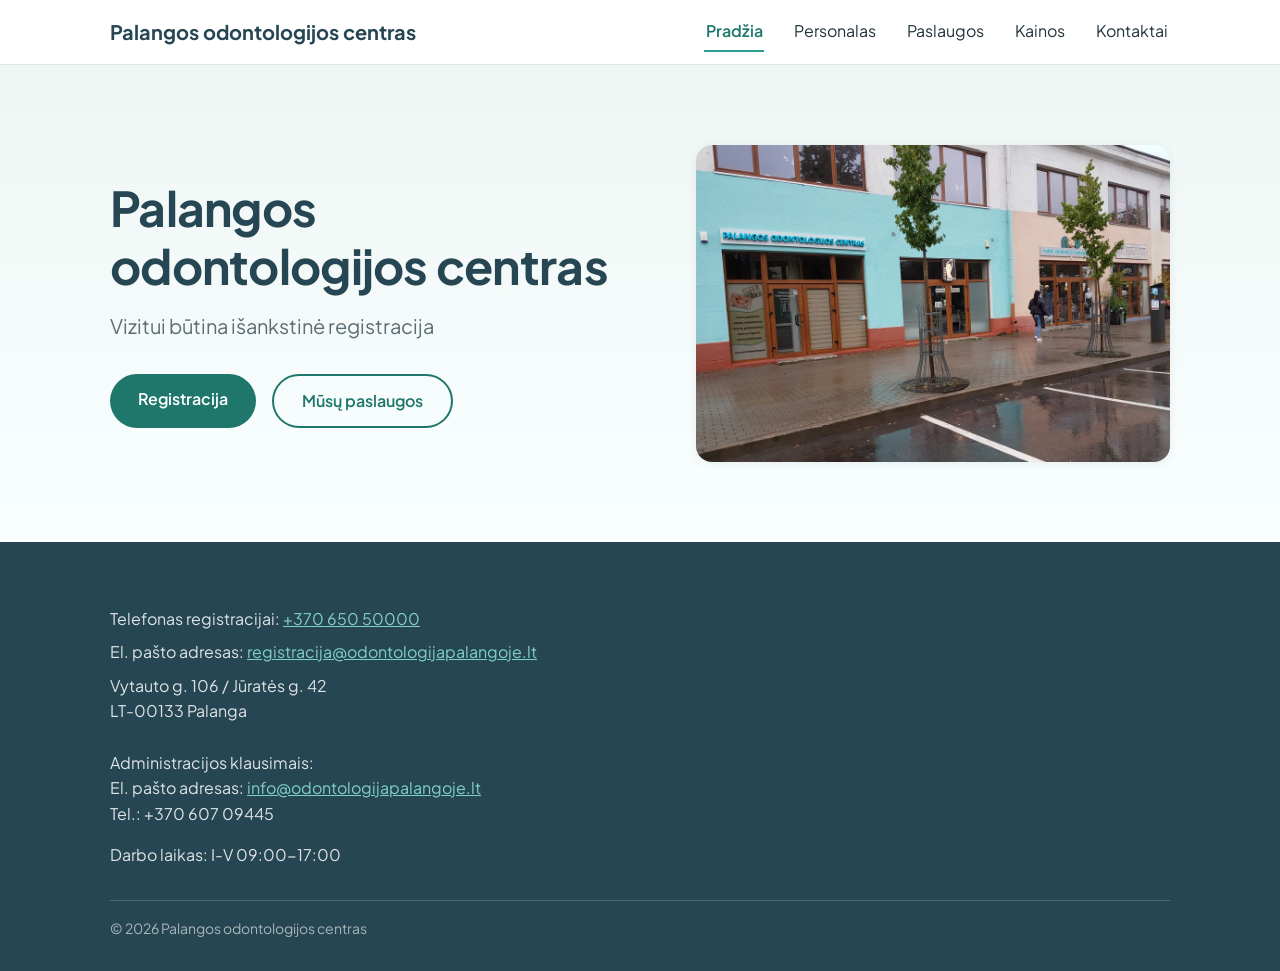
<file: index.html>
<!DOCTYPE html>
<html lang="lt">
<head>
    <meta charset="UTF-8">
    <meta name="viewport" content="width=device-width, initial-scale=1.0">
    <title>Palangos odontologijos centras</title>
    <link rel="stylesheet" href="css/style.css">
    <link rel="icon" type="image/svg+xml" href="images/favicon.svg">
    <script src="js/main.js" defer></script>
</head>
<body>
    <header>
        <div class="container">
            <p><a href="index.html" class="pavadinimas">Palangos odontologijos centras</a></p>
            <button class="meniu-mygtukas" aria-label="Atidaryti meniu" aria-expanded="false">☰</button>
            <nav>
                <ul>
                    <li><a href="index.html" aria-current="page">Pradžia</a></li>
                    <li><a href="personalas.html">Personalas</a></li>
                    <li><a href="paslaugos.html">Paslaugos</a></li>
                    <li><a href="kainos.html">Kainos</a></li>
                    <li><a href="kontaktai.html">Kontaktai</a></li>
                </ul>
            </nav>
        </div>
    </header>

    <main>
        <section class="hero">
            <div class="container hero-vidus">
                <div>
                    <h1>Palangos odontologijos centras</h1>
                    <p class="paantraste">Vizitui būtina išankstinė registracija</p>
                    <div class="hero-mygtukai">
                        <a href="kontaktai.html" class="mygtukas">Registracija</a>
                        <a href="paslaugos.html" class="mygtukas mygtukas-antrinis">Mūsų paslaugos</a>
                    </div>
                </div>
                <img class="hero-nuotrauka" src="images/klinika.jpg"
                    alt="Palangos odontologijos centro pastatas: melsvas fasadas su iškaba Vytauto gatvėje"
                    width="1024" height="768">
            </div>
        </section>
    </main>
    
    <footer>
        <div class="container">
            <p>Telefonas registracijai: <a href="tel:+37065050000">+370 650 50000</a></p>   
            <p>El. pašto adresas: <a href="mailto:registracija@odontologijapalangoje.lt">registracija@odontologijapalangoje.lt</a></p>
            <address>
                Vytauto g. 106 / Jūratės g. 42<br>
                LT-00133 Palanga<br>
                <br>
                Administracijos klausimais:<br>
                El. pašto adresas: <a href="mailto:info@odontologijapalangoje.lt">info@odontologijapalangoje.lt</a><br>
                Tel.: +370 607 09445
            </address>
            <p>Darbo laikas: I-V 09:00-17:00</p>
            <p>© 2026 Palangos odontologijos centras</p>
        </div>
    </footer>

    <a href="tel:+37065050000" class="tel-mygtukas" aria-label="Skambinti +370 650 50000">
        <svg aria-hidden="true" xmlns="http://www.w3.org/2000/svg" width="20" height="20" fill="currentColor" viewBox="0 0 16 16">
            <path fill-rule="evenodd" d="M1.885.511a1.745 1.745 0 0 1 2.61.163L6.29 2.98c.329.423.445.974.315 1.494l-.547 2.19a.68.68 0 0 0 .178.643l2.457 2.457a.68.68 0 0 0 .644.178l2.189-.547a1.75 1.75 0 0 1 1.494.315l2.306 1.794c.829.645.905 1.87.163 2.611l-1.034 1.034c-.74.74-1.846 1.065-2.877.702a18.6 18.6 0 0 1-7.01-4.42 18.6 18.6 0 0 1-4.42-7.009c-.362-1.03-.037-2.137.703-2.877z"/>
        </svg>
    </a>
</body>
</html>
</file>
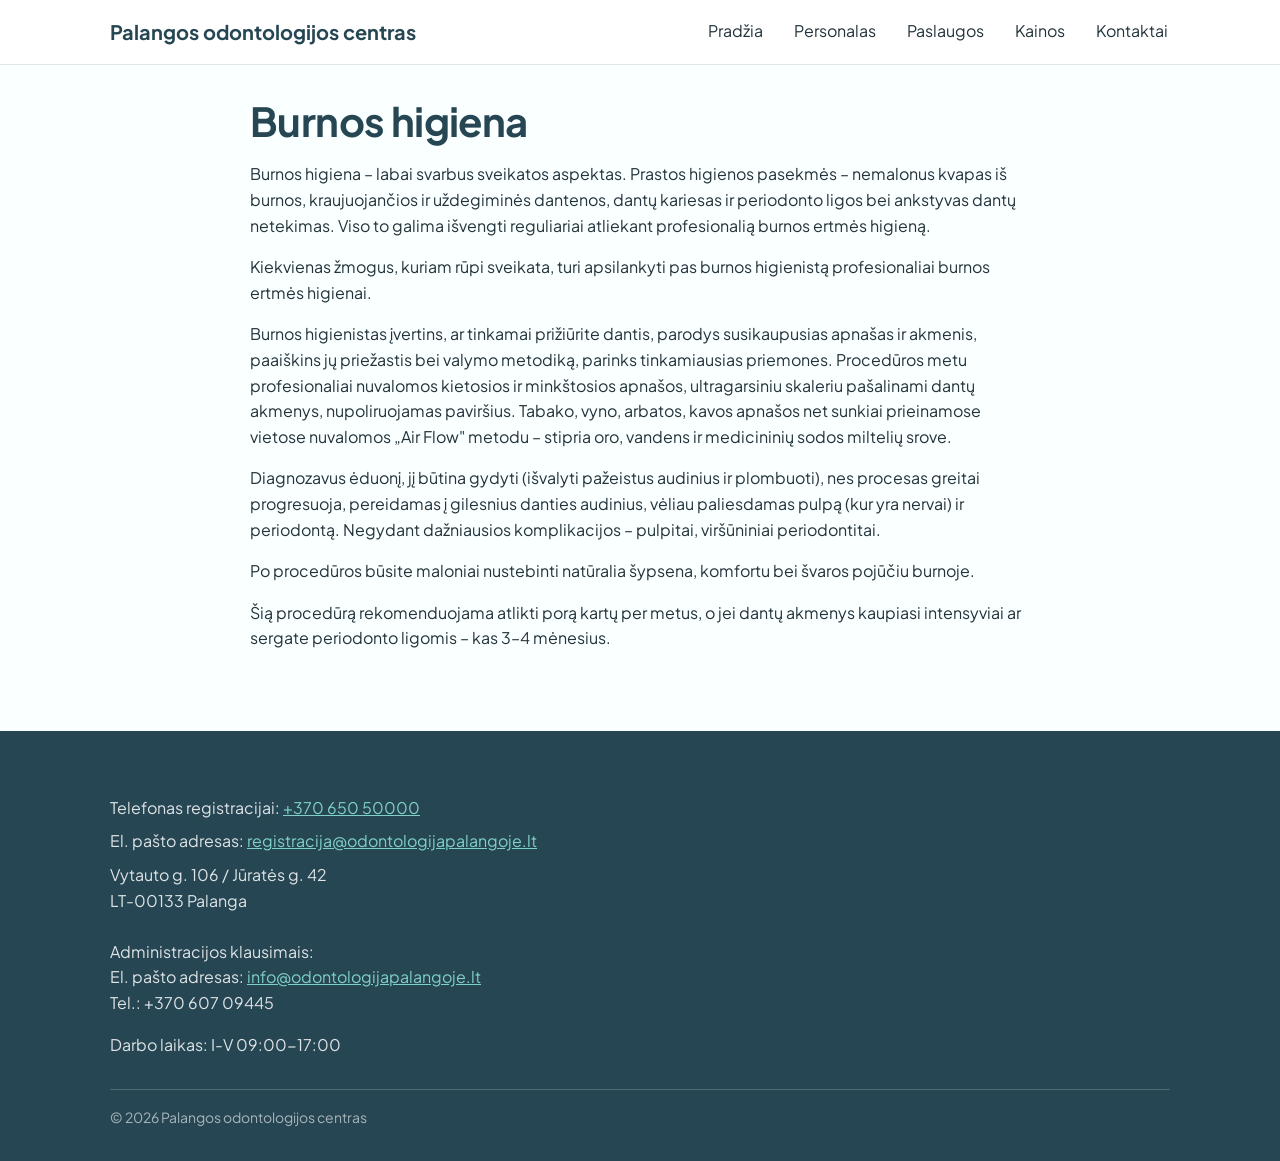
<file: burnos-higiena.html>
<!DOCTYPE html>
<html lang="lt">
<head>
    <meta charset="UTF-8">
    <meta name="viewport" content="width=device-width, initial-scale=1.0">
    <title>Burnos higiena — Palangos odontologijos centras</title>
    <link rel="stylesheet" href="css/style.css">
    <link rel="icon" type="image/svg+xml" href="images/favicon.svg">
    <script src="js/main.js" defer></script>
</head>
<body>
    <header>
        <div class="container">
            <p><a href="index.html" class="pavadinimas">Palangos odontologijos centras</a></p>
            <button class="meniu-mygtukas" aria-label="Atidaryti meniu" aria-expanded="false">☰</button>
            <nav>
                <ul>
                    <li><a href="index.html">Pradžia</a></li>
                    <li><a href="personalas.html">Personalas</a></li>
                    <li><a href="paslaugos.html">Paslaugos</a></li>
                    <li><a href="kainos.html">Kainos</a></li>
                    <li><a href="kontaktai.html">Kontaktai</a></li>
                </ul>
            </nav>
        </div>
    </header>

    <main class="container">
        <h1>Burnos higiena</h1>
        <p>Burnos higiena – labai svarbus sveikatos aspektas. Prastos higienos pasekmės – nemalonus 
            kvapas iš burnos, kraujuojančios ir uždegiminės dantenos, dantų kariesas ir periodonto 
            ligos bei ankstyvas dantų netekimas. Viso to galima išvengti reguliariai atliekant profesionalią 
            burnos ertmės higieną.</p>
        <p>Kiekvienas žmogus, kuriam rūpi sveikata, turi apsilankyti pas burnos higienistą profesionaliai 
            burnos ertmės higienai.</p>
        <p> Burnos higienistas įvertins, ar tinkamai prižiūrite dantis, parodys susikaupusias apnašas ir akmenis, 
            paaiškins jų priežastis bei valymo metodiką, parinks tinkamiausias priemones. Procedūros metu 
            profesionaliai nuvalomos kietosios ir minkštosios apnašos, ultragarsiniu skaleriu pašalinami dantų akmenys, 
            nupoliruojamas paviršius. Tabako, vyno, arbatos, kavos apnašos net sunkiai prieinamose vietose nuvalomos 
            „Air Flow" metodu – stipria oro, vandens ir medicininių sodos miltelių srove.</p>
        <p>Diagnozavus ėduonį, jį būtina gydyti (išvalyti pažeistus audinius ir plombuoti), 
            nes procesas greitai progresuoja, pereidamas į gilesnius danties audinius, vėliau paliesdamas 
            pulpą (kur yra nervai) ir periodontą. Negydant dažniausios komplikacijos – pulpitai, 
            viršūniniai periodontitai.</p>
        <p>Po procedūros būsite maloniai nustebinti natūralia šypsena, komfortu bei švaros pojūčiu burnoje.</p>
        <p>Šią procedūrą rekomenduojama atlikti porą kartų per metus, o jei dantų akmenys kaupiasi 
            intensyviai ar sergate periodonto ligomis – kas 3–4 mėnesius.</p>
    </main>
    
    <footer>
        <div class="container">
            <p>Telefonas registracijai: <a href="tel:+37065050000">+370 650 50000</a></p>   
            <p>El. pašto adresas: <a href="mailto:registracija@odontologijapalangoje.lt">registracija@odontologijapalangoje.lt</a></p>
            <address>
                Vytauto g. 106 / Jūratės g. 42<br>
                LT-00133 Palanga<br>
                <br>
                Administracijos klausimais:<br>
                El. pašto adresas: <a href="mailto:info@odontologijapalangoje.lt">info@odontologijapalangoje.lt</a><br>
                Tel.: +370 607 09445
            </address>
            <p>Darbo laikas: I-V 09:00-17:00</p>
            <p>© 2026 Palangos odontologijos centras</p>
        </div>
    </footer>

    <a href="tel:+37065050000" class="tel-mygtukas" aria-label="Skambinti +370 650 50000">
        <svg aria-hidden="true" xmlns="http://www.w3.org/2000/svg" width="20" height="20" fill="currentColor" viewBox="0 0 16 16">
            <path fill-rule="evenodd" d="M1.885.511a1.745 1.745 0 0 1 2.61.163L6.29 2.98c.329.423.445.974.315 1.494l-.547 2.19a.68.68 0 0 0 .178.643l2.457 2.457a.68.68 0 0 0 .644.178l2.189-.547a1.75 1.75 0 0 1 1.494.315l2.306 1.794c.829.645.905 1.87.163 2.611l-1.034 1.034c-.74.74-1.846 1.065-2.877.702a18.6 18.6 0 0 1-7.01-4.42 18.6 18.6 0 0 1-4.42-7.009c-.362-1.03-.037-2.137.703-2.877z"/>
        </svg>
    </a>
</body>
</html>
</file>
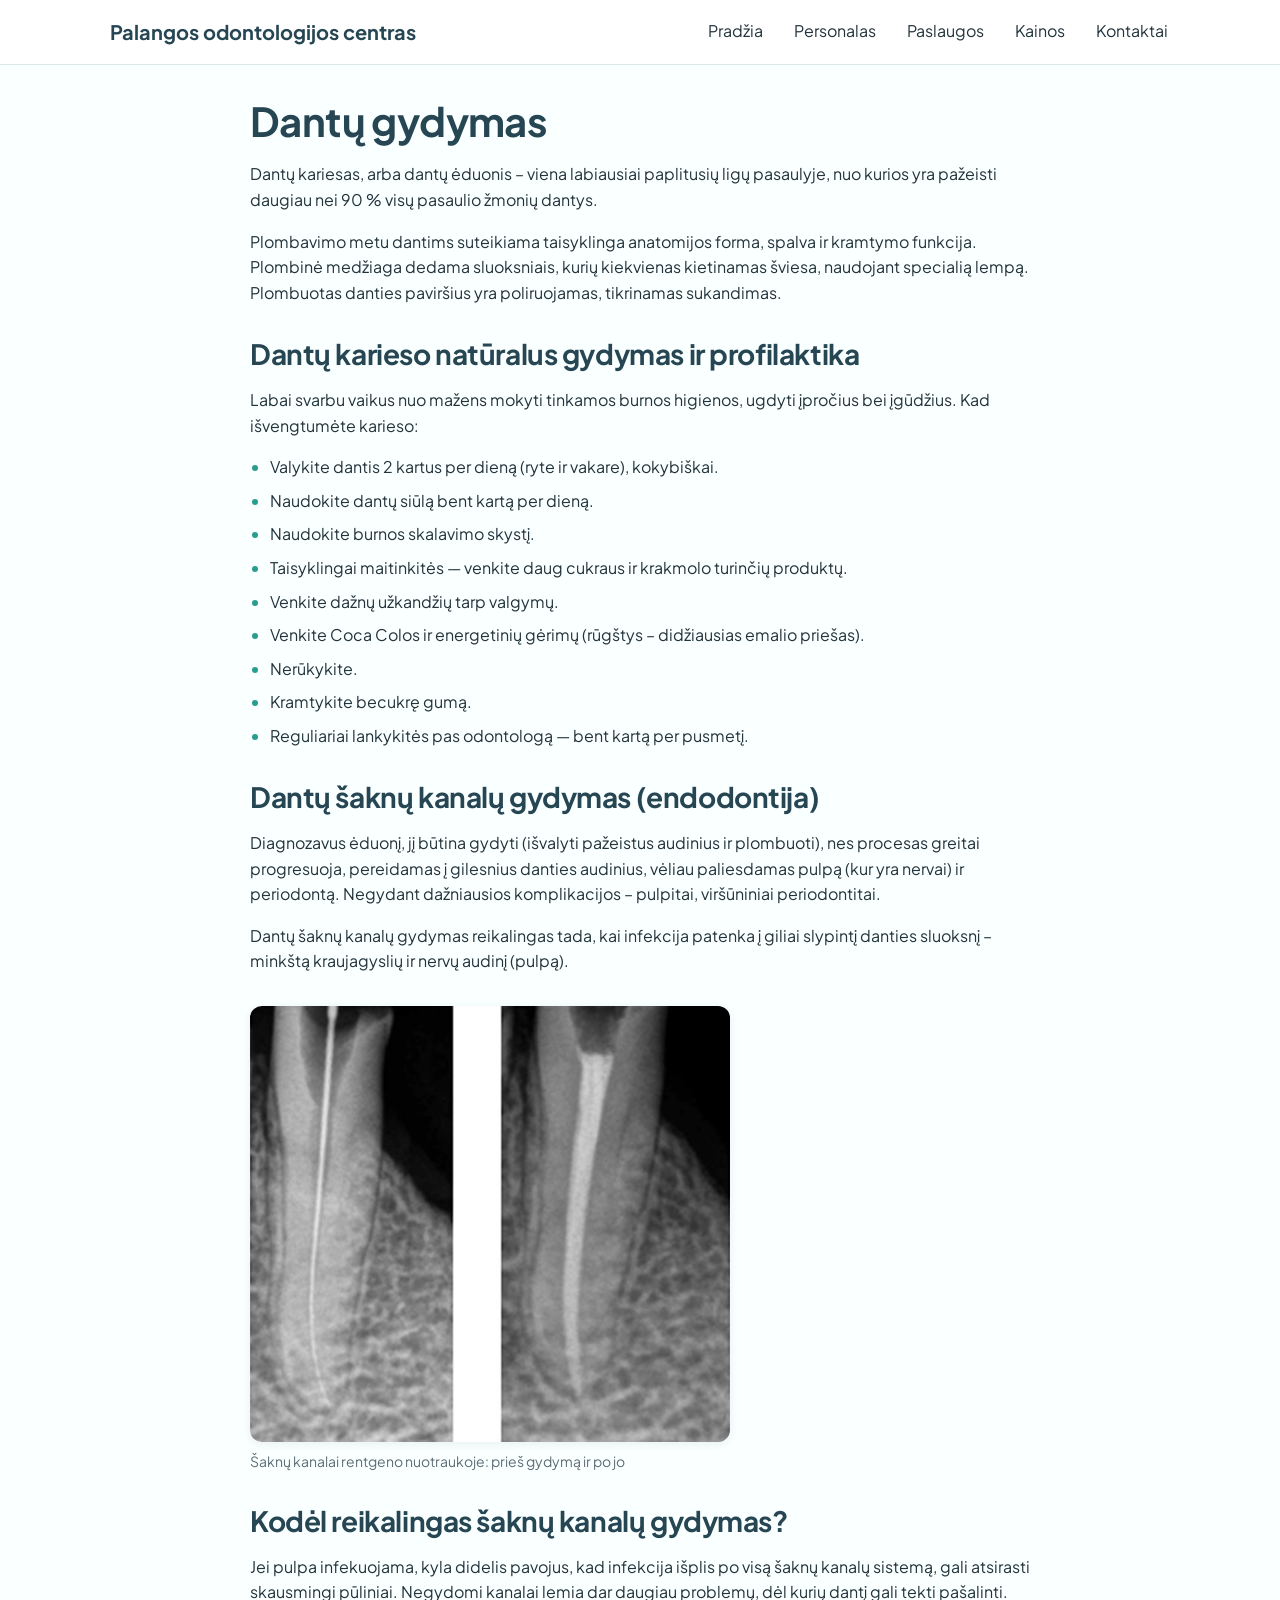
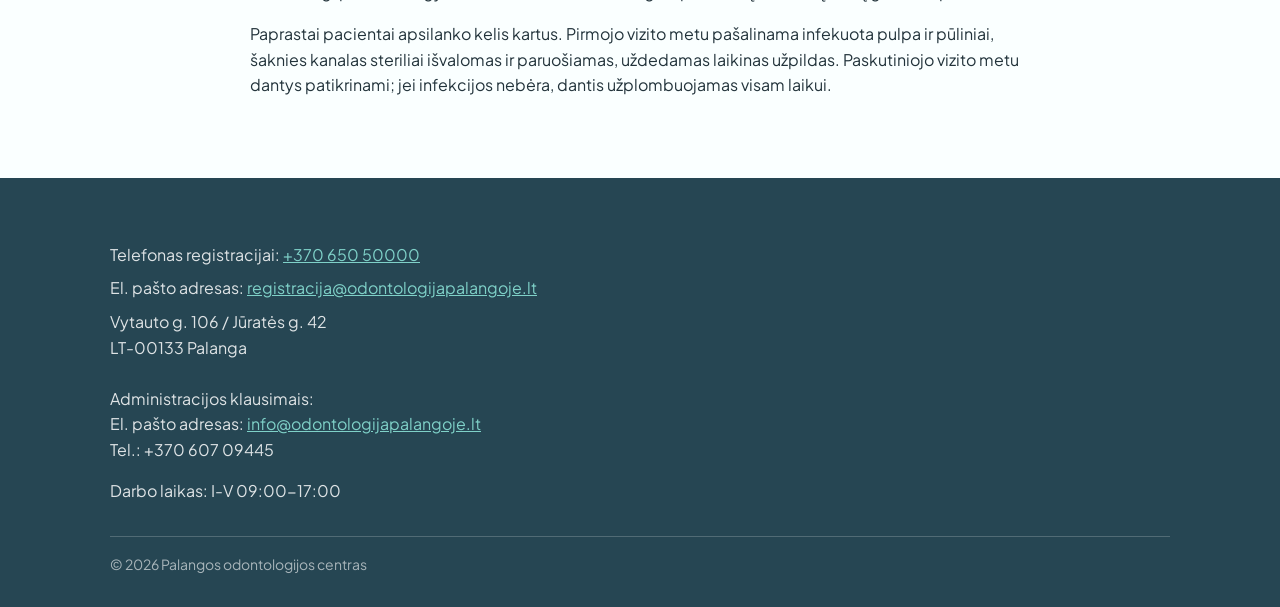
<file: dantu-gydymas.html>
<!DOCTYPE html>
<html lang="lt">
<head>
    <meta charset="UTF-8">
    <meta name="viewport" content="width=device-width, initial-scale=1.0">
    <title>Dantų gydymas — Palangos odontologijos centras</title>
    <link rel="stylesheet" href="css/style.css">
    <link rel="icon" type="image/svg+xml" href="images/favicon.svg">
    <script src="js/main.js" defer></script>
</head>
<body>
    <header>
        <div class="container">
            <p><a href="index.html" class="pavadinimas">Palangos odontologijos centras</a></p>
            <button class="meniu-mygtukas" aria-label="Atidaryti meniu" aria-expanded="false">☰</button>
            <nav>
                <ul>
                    <li><a href="index.html">Pradžia</a></li>
                    <li><a href="personalas.html">Personalas</a></li>
                    <li><a href="paslaugos.html">Paslaugos</a></li>
                    <li><a href="kainos.html">Kainos</a></li>
                    <li><a href="kontaktai.html">Kontaktai</a></li>
                </ul>
            </nav>
        </div>
    </header>

    <main class="container">
        <h1>Dantų gydymas</h1>
        <p>Dantų kariesas, arba dantų ėduonis – viena labiausiai paplitusių ligų pasaulyje, 
            nuo kurios yra pažeisti daugiau nei 90 % visų pasaulio žmonių dantys.</p>
        <p>Plombavimo metu dantims suteikiama taisyklinga anatomijos forma, spalva ir kramtymo funkcija. 
            Plombinė medžiaga dedama sluoksniais, kurių kiekvienas kietinamas šviesa, naudojant specialią lempą. 
            Plombuotas danties paviršius yra poliruojamas, tikrinamas sukandimas.</p>
        
        <h2>Dantų karieso natūralus gydymas ir profilaktika</h2>
        <p>Labai svarbu vaikus nuo mažens mokyti tinkamos burnos higienos, ugdyti įpročius bei įgūdžius. 
            Kad išvengtumėte karieso:</p>
        <ul>
            <li>Valykite dantis 2 kartus per dieną (ryte ir vakare), kokybiškai.</li>
            <li>Naudokite dantų siūlą bent kartą per dieną.</li>
            <li>Naudokite burnos skalavimo skystį.</li>
            <li>Taisyklingai maitinkitės — venkite daug cukraus ir krakmolo turinčių produktų.</li>
            <li>Venkite dažnų užkandžių tarp valgymų.</li>
            <li>Venkite Coca Colos ir energetinių gėrimų (rūgštys – didžiausias emalio priešas).</li>
            <li>Nerūkykite.</li>
            <li>Kramtykite becukrę gumą.</li>
            <li>Reguliariai lankykitės pas odontologą — bent kartą per pusmetį.</li>
        </ul>

        <h2>Dantų šaknų kanalų gydymas (endodontija)</h2>
        <p>Diagnozavus ėduonį, jį būtina gydyti (išvalyti pažeistus audinius ir plombuoti), 
            nes procesas greitai progresuoja, pereidamas į gilesnius danties audinius, vėliau paliesdamas 
            pulpą (kur yra nervai) ir periodontą. Negydant dažniausios komplikacijos – pulpitai, 
            viršūniniai periodontitai.</p>
        <p>Dantų šaknų kanalų gydymas reikalingas tada, kai infekcija patenka į giliai slypintį danties sluoksnį 
            – minkštą kraujagyslių ir nervų audinį (pulpą).</p>

        <figure class="figura">
            <img src="images/saknys.jpg" alt="Danties šaknų kanalų rentgeno nuotraukos prieš gydymą ir po jo"
                width="500" height="441" loading="lazy">
            <figcaption>Šaknų kanalai rentgeno nuotraukoje: prieš gydymą ir po jo</figcaption>
        </figure>

        <h2>Kodėl reikalingas šaknų kanalų gydymas?</h2>
        <p>Jei pulpa infekuojama, kyla didelis pavojus, kad infekcija išplis po visą šaknų kanalų sistemą, gali 
            atsirasti skausmingi pūliniai. Negydomi kanalai lemia dar daugiau problemų, dėl kurių dantį gali tekti pašalinti.</p>
        <p>Paprastai pacientai apsilanko kelis kartus. Pirmojo vizito metu pašalinama infekuota pulpa ir pūliniai, 
            šaknies kanalas steriliai išvalomas ir paruošiamas, uždedamas laikinas užpildas. Paskutiniojo vizito metu 
            dantys patikrinami; jei infekcijos nebėra, dantis užplombuojamas visam laikui.</p>
    </main>
    
    <footer>
        <div class="container">
            <p>Telefonas registracijai: <a href="tel:+37065050000">+370 650 50000</a></p>   
            <p>El. pašto adresas: <a href="mailto:registracija@odontologijapalangoje.lt">registracija@odontologijapalangoje.lt</a></p>
            <address>
                Vytauto g. 106 / Jūratės g. 42<br>
                LT-00133 Palanga<br>
                <br>
                Administracijos klausimais:<br>
                El. pašto adresas: <a href="mailto:info@odontologijapalangoje.lt">info@odontologijapalangoje.lt</a><br>
                Tel.: +370 607 09445
            </address>
            <p>Darbo laikas: I-V 09:00-17:00</p>
            <p>© 2026 Palangos odontologijos centras</p>
        </div>
    </footer>

    <a href="tel:+37065050000" class="tel-mygtukas" aria-label="Skambinti +370 650 50000">
        <svg aria-hidden="true" xmlns="http://www.w3.org/2000/svg" width="20" height="20" fill="currentColor" viewBox="0 0 16 16">
            <path fill-rule="evenodd" d="M1.885.511a1.745 1.745 0 0 1 2.61.163L6.29 2.98c.329.423.445.974.315 1.494l-.547 2.19a.68.68 0 0 0 .178.643l2.457 2.457a.68.68 0 0 0 .644.178l2.189-.547a1.75 1.75 0 0 1 1.494.315l2.306 1.794c.829.645.905 1.87.163 2.611l-1.034 1.034c-.74.74-1.846 1.065-2.877.702a18.6 18.6 0 0 1-7.01-4.42 18.6 18.6 0 0 1-4.42-7.009c-.362-1.03-.037-2.137.703-2.877z"/>
        </svg>
    </a>
</body>
</html>
</file>
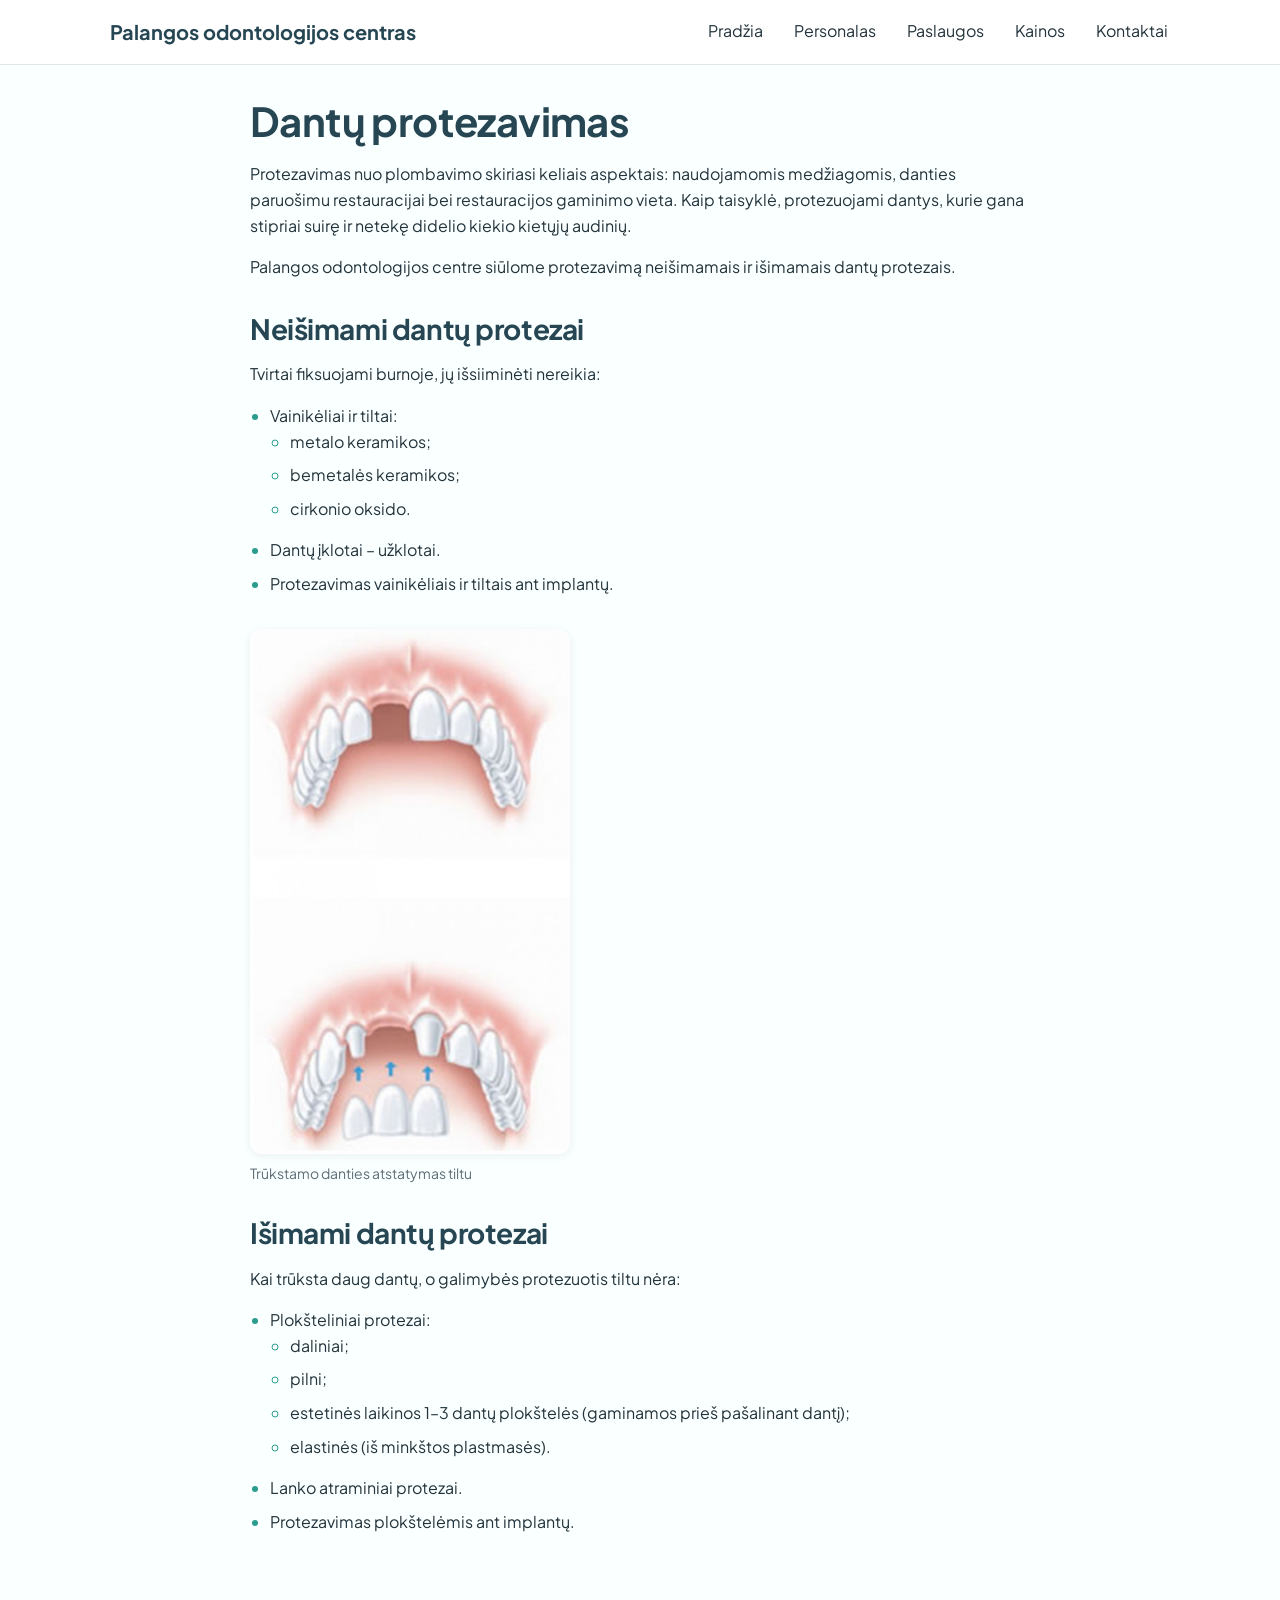
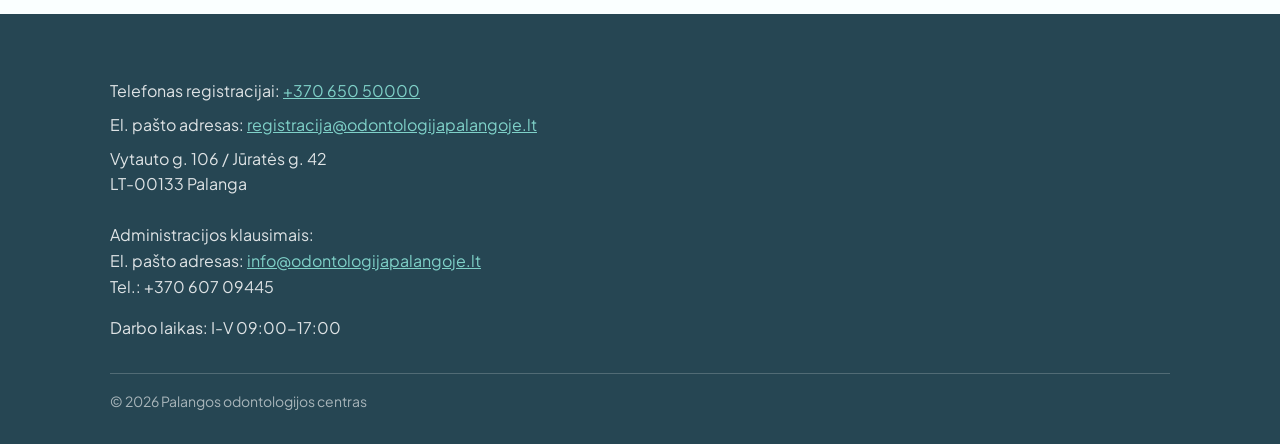
<file: dantu-protezavimas.html>
<!DOCTYPE html>
<html lang="lt">
<head>
    <meta charset="UTF-8">
    <meta name="viewport" content="width=device-width, initial-scale=1.0">
    <title>Dantų protezavimas — Palangos odontologijos centras</title>
    <link rel="stylesheet" href="css/style.css">
    <link rel="icon" type="image/svg+xml" href="images/favicon.svg">
    <script src="js/main.js" defer></script>
</head>
<body>
    <header>
        <div class="container">
            <p><a href="index.html" class="pavadinimas">Palangos odontologijos centras</a></p>
            <button class="meniu-mygtukas" aria-label="Atidaryti meniu" aria-expanded="false">☰</button>
            <nav>
                <ul>
                    <li><a href="index.html">Pradžia</a></li>
                    <li><a href="personalas.html">Personalas</a></li>
                    <li><a href="paslaugos.html">Paslaugos</a></li>
                    <li><a href="kainos.html">Kainos</a></li>
                    <li><a href="kontaktai.html">Kontaktai</a></li>
                </ul>
            </nav>
        </div>
    </header>

    <main class="container">
        <h1>Dantų protezavimas</h1>
        <p>Protezavimas nuo plombavimo skiriasi keliais aspektais: naudojamomis medžiagomis, danties paruošimu 
            restauracijai bei restauracijos gaminimo vieta. Kaip taisyklė, protezuojami dantys, kurie gana 
            stipriai suirę ir netekę didelio kiekio kietųjų audinių.</p>
        <p>Palangos odontologijos centre siūlome protezavimą neišimamais ir išimamais dantų protezais.</p>
        
        <h2>Neišimami dantų protezai</h2>
        <p>Tvirtai fiksuojami burnoje, jų išsiiminėti nereikia:</p>
        <ul>
            <li>
                Vainikėliai ir tiltai:
                <ul>
                    <li>metalo keramikos;</li>
                    <li>bemetalės keramikos;</li>
                    <li>cirkonio oksido.</li>
                </ul>
            </li>
            <li>Dantų įklotai – užklotai.</li>
            <li>Protezavimas vainikėliais ir tiltais ant implantų.</li>
        </ul>

        <figure class="figura figura-siaura">
            <img src="images/protezavimas.jpg" alt="Schema: trūkstamo danties atstatymas dantų tiltu"
                width="624" height="1024" loading="lazy">
            <figcaption>Trūkstamo danties atstatymas tiltu</figcaption>
        </figure>

        <h2>Išimami dantų protezai</h2>
        <p>Kai trūksta daug dantų, o galimybės protezuotis tiltu nėra:</p>
        <ul>
            <li>
                Plokšteliniai protezai:
                <ul>
                    <li>daliniai;</li>
                    <li>pilni;</li>
                    <li>estetinės laikinos 1–3 dantų plokštelės (gaminamos prieš pašalinant dantį);</li>
                    <li>elastinės (iš minkštos plastmasės).</li>
                </ul>
            </li>
            <li>Lanko atraminiai protezai.</li>
            <li>Protezavimas plokštelėmis ant implantų.</li>
        </ul>
    </main>
    
    <footer>
        <div class="container">
            <p>Telefonas registracijai: <a href="tel:+37065050000">+370 650 50000</a></p>   
            <p>El. pašto adresas: <a href="mailto:registracija@odontologijapalangoje.lt">registracija@odontologijapalangoje.lt</a></p>
            <address>
                Vytauto g. 106 / Jūratės g. 42<br>
                LT-00133 Palanga<br>
                <br>
                Administracijos klausimais:<br>
                El. pašto adresas: <a href="mailto:info@odontologijapalangoje.lt">info@odontologijapalangoje.lt</a><br>
                Tel.: +370 607 09445
            </address>
            <p>Darbo laikas: I-V 09:00-17:00</p>
            <p>© 2026 Palangos odontologijos centras</p>
        </div>
    </footer>

    <a href="tel:+37065050000" class="tel-mygtukas" aria-label="Skambinti +370 650 50000">
        <svg aria-hidden="true" xmlns="http://www.w3.org/2000/svg" width="20" height="20" fill="currentColor" viewBox="0 0 16 16">
            <path fill-rule="evenodd" d="M1.885.511a1.745 1.745 0 0 1 2.61.163L6.29 2.98c.329.423.445.974.315 1.494l-.547 2.19a.68.68 0 0 0 .178.643l2.457 2.457a.68.68 0 0 0 .644.178l2.189-.547a1.75 1.75 0 0 1 1.494.315l2.306 1.794c.829.645.905 1.87.163 2.611l-1.034 1.034c-.74.74-1.846 1.065-2.877.702a18.6 18.6 0 0 1-7.01-4.42 18.6 18.6 0 0 1-4.42-7.009c-.362-1.03-.037-2.137.703-2.877z"/>
        </svg>
    </a>
</body>
</html>
</file>
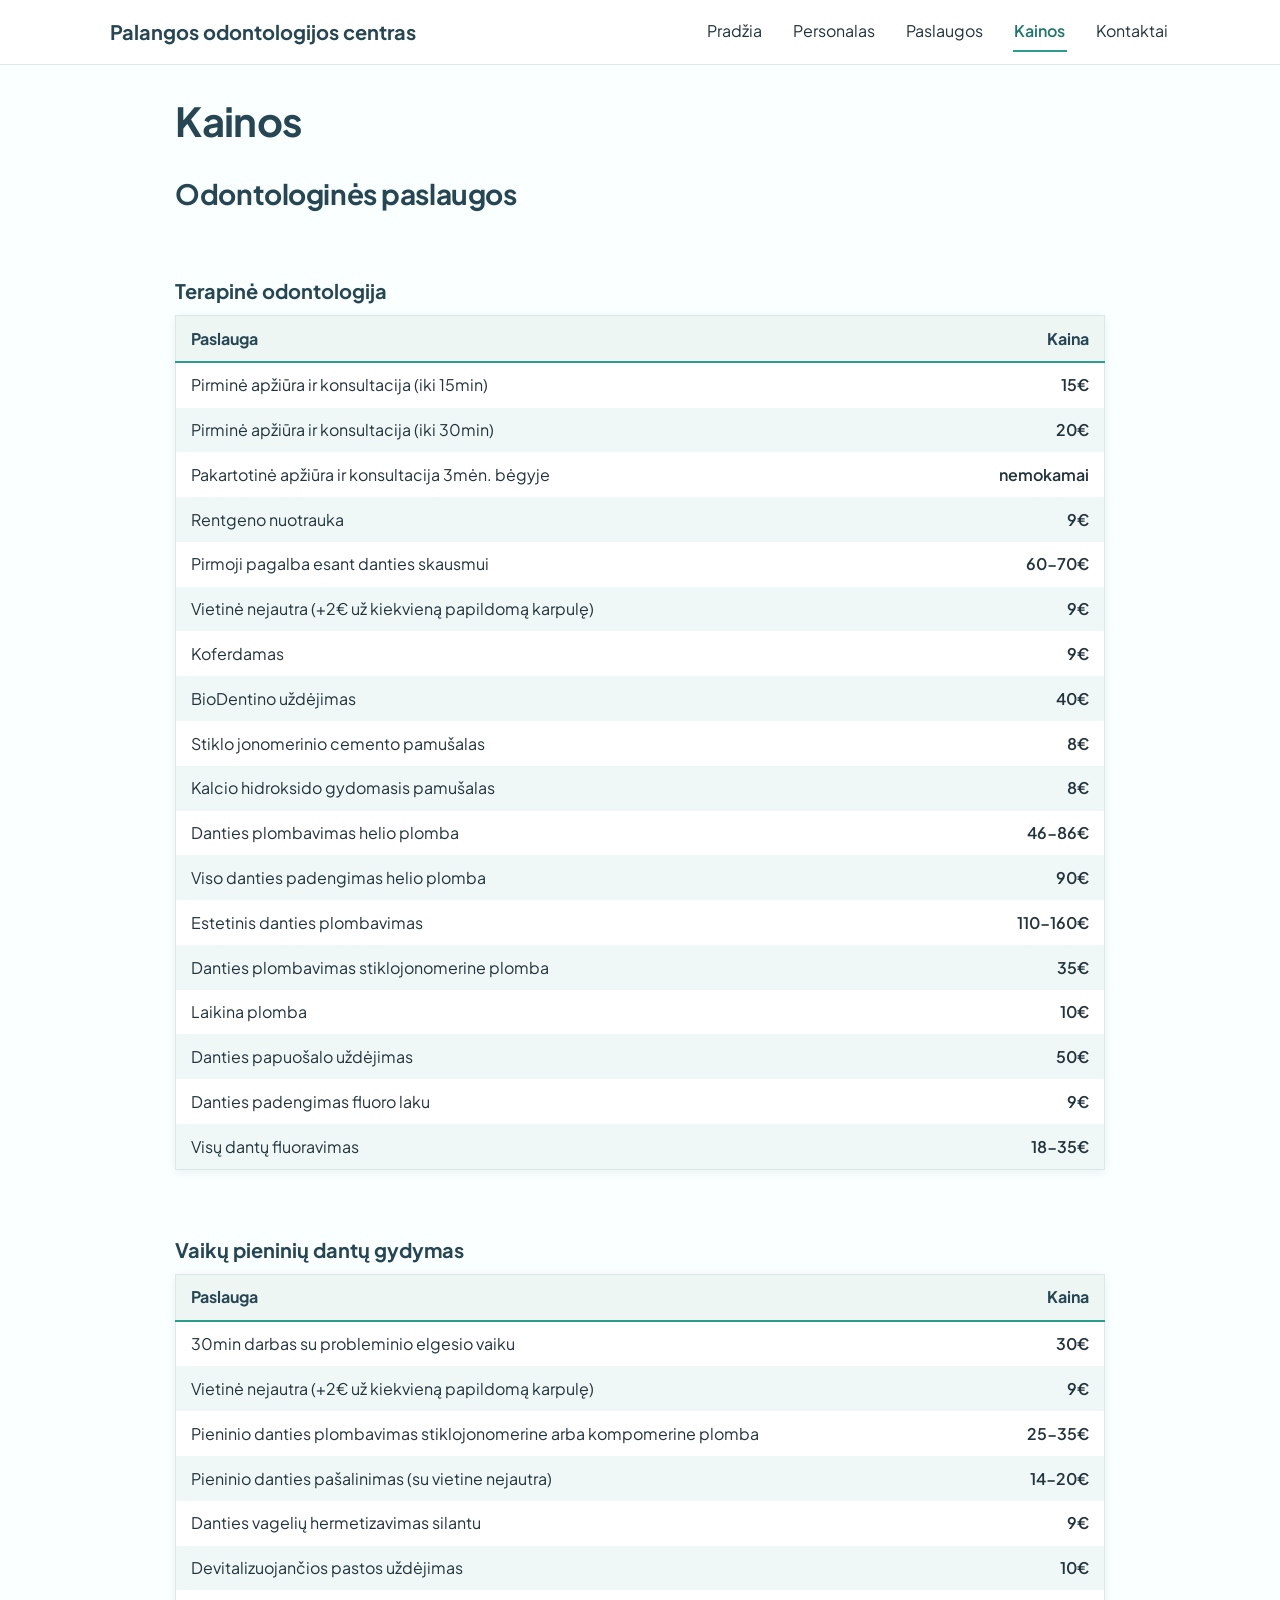
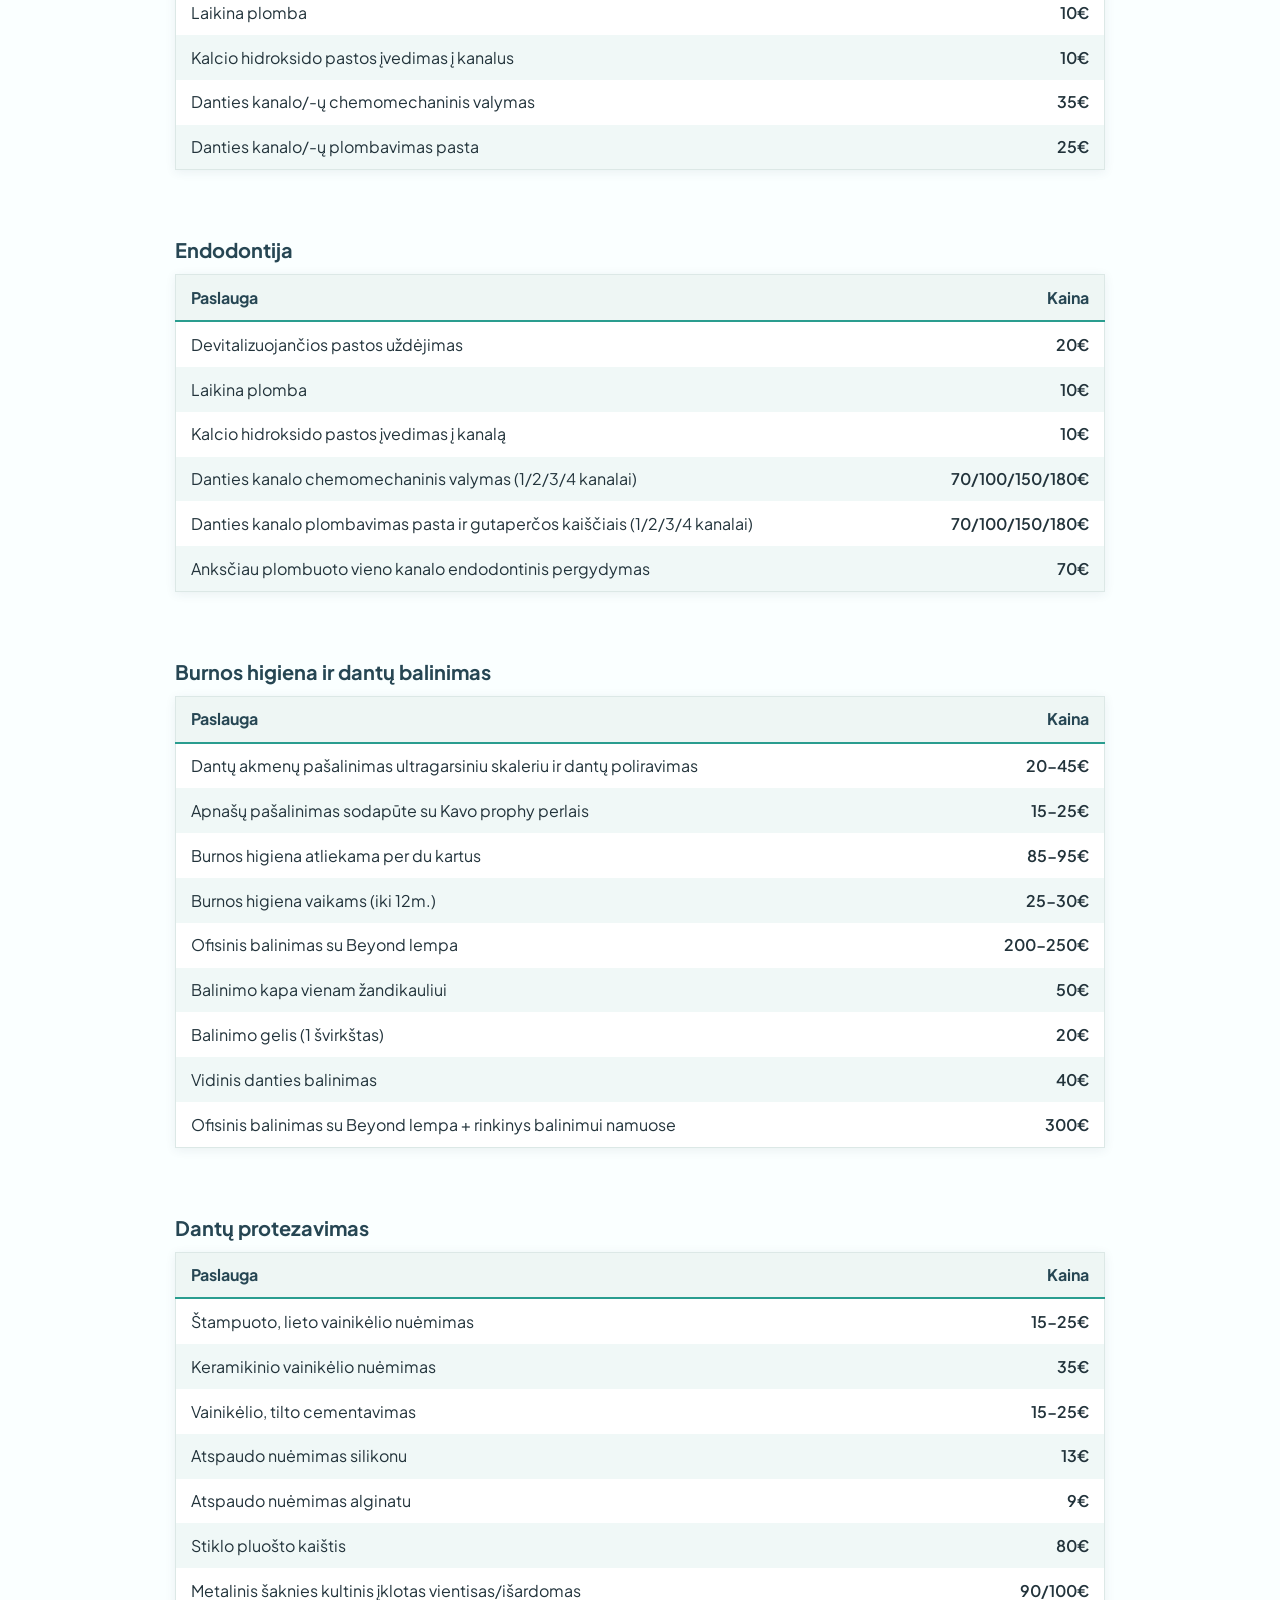
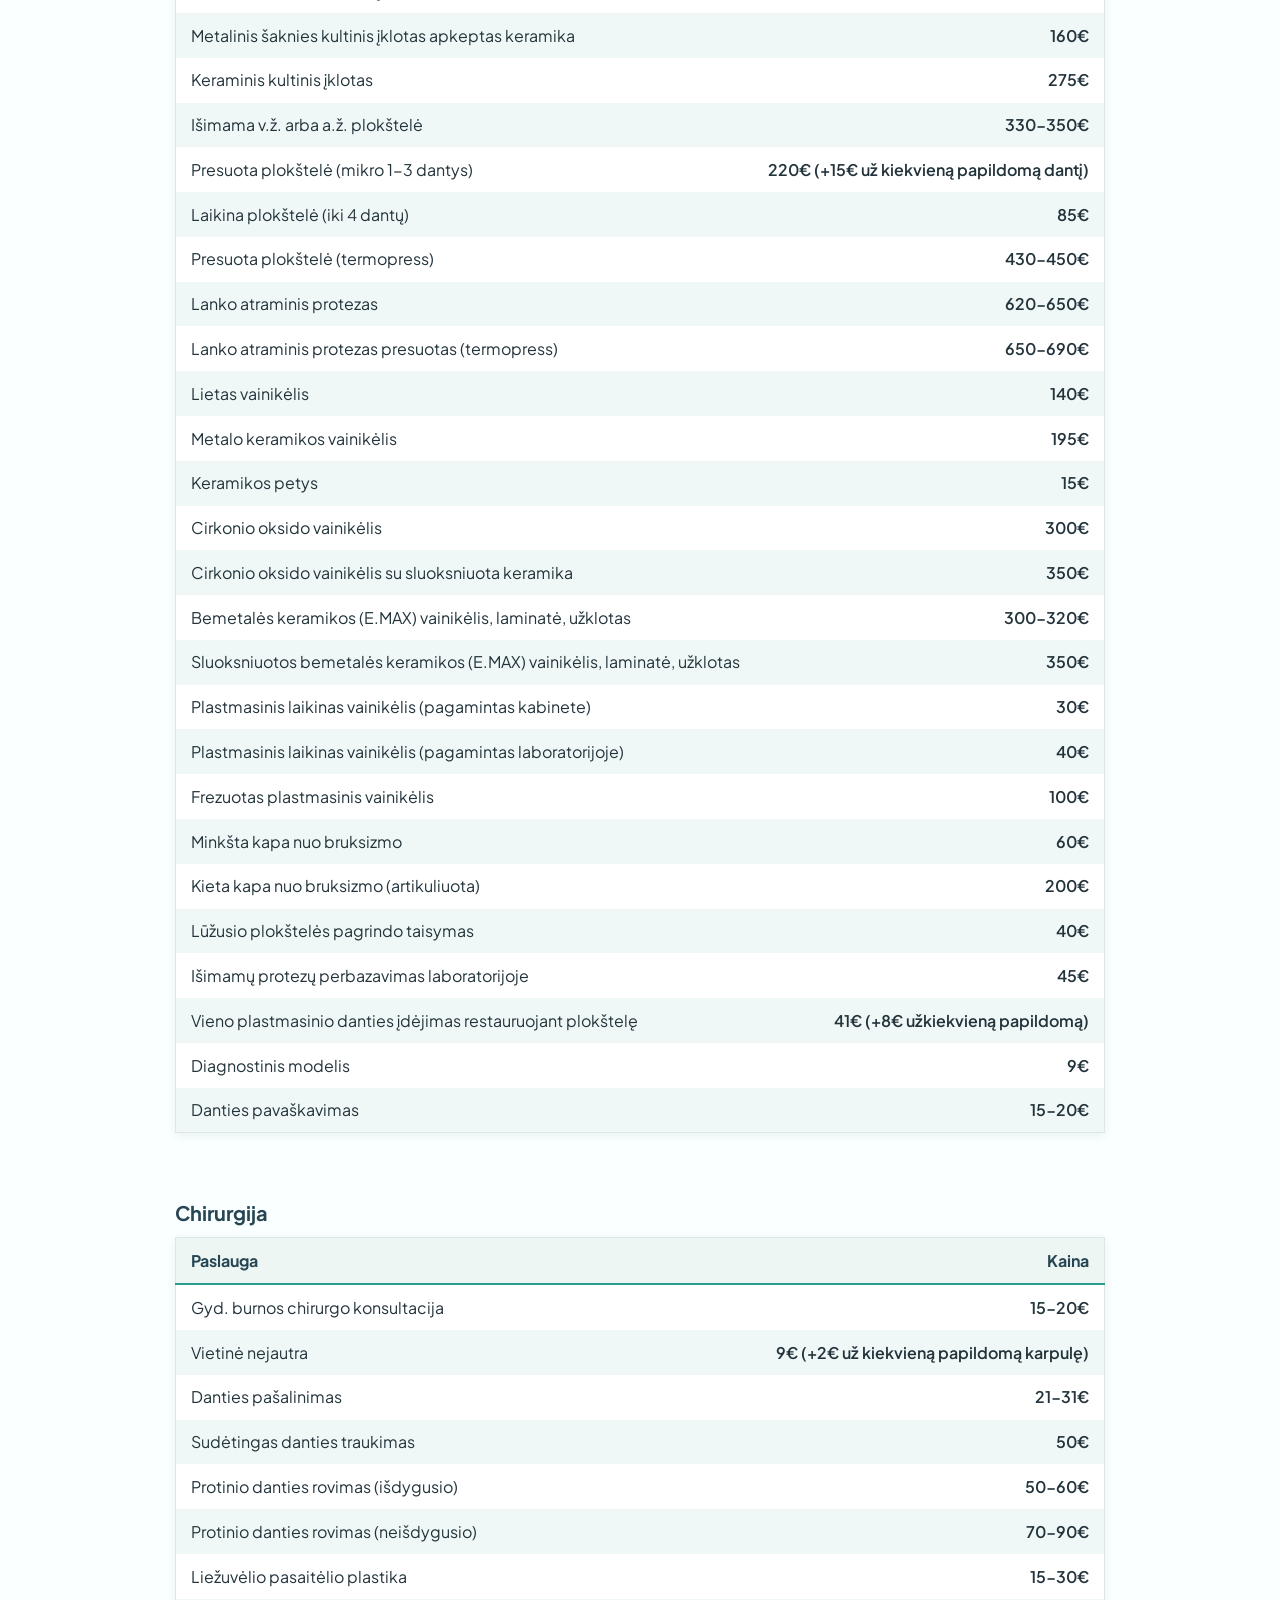
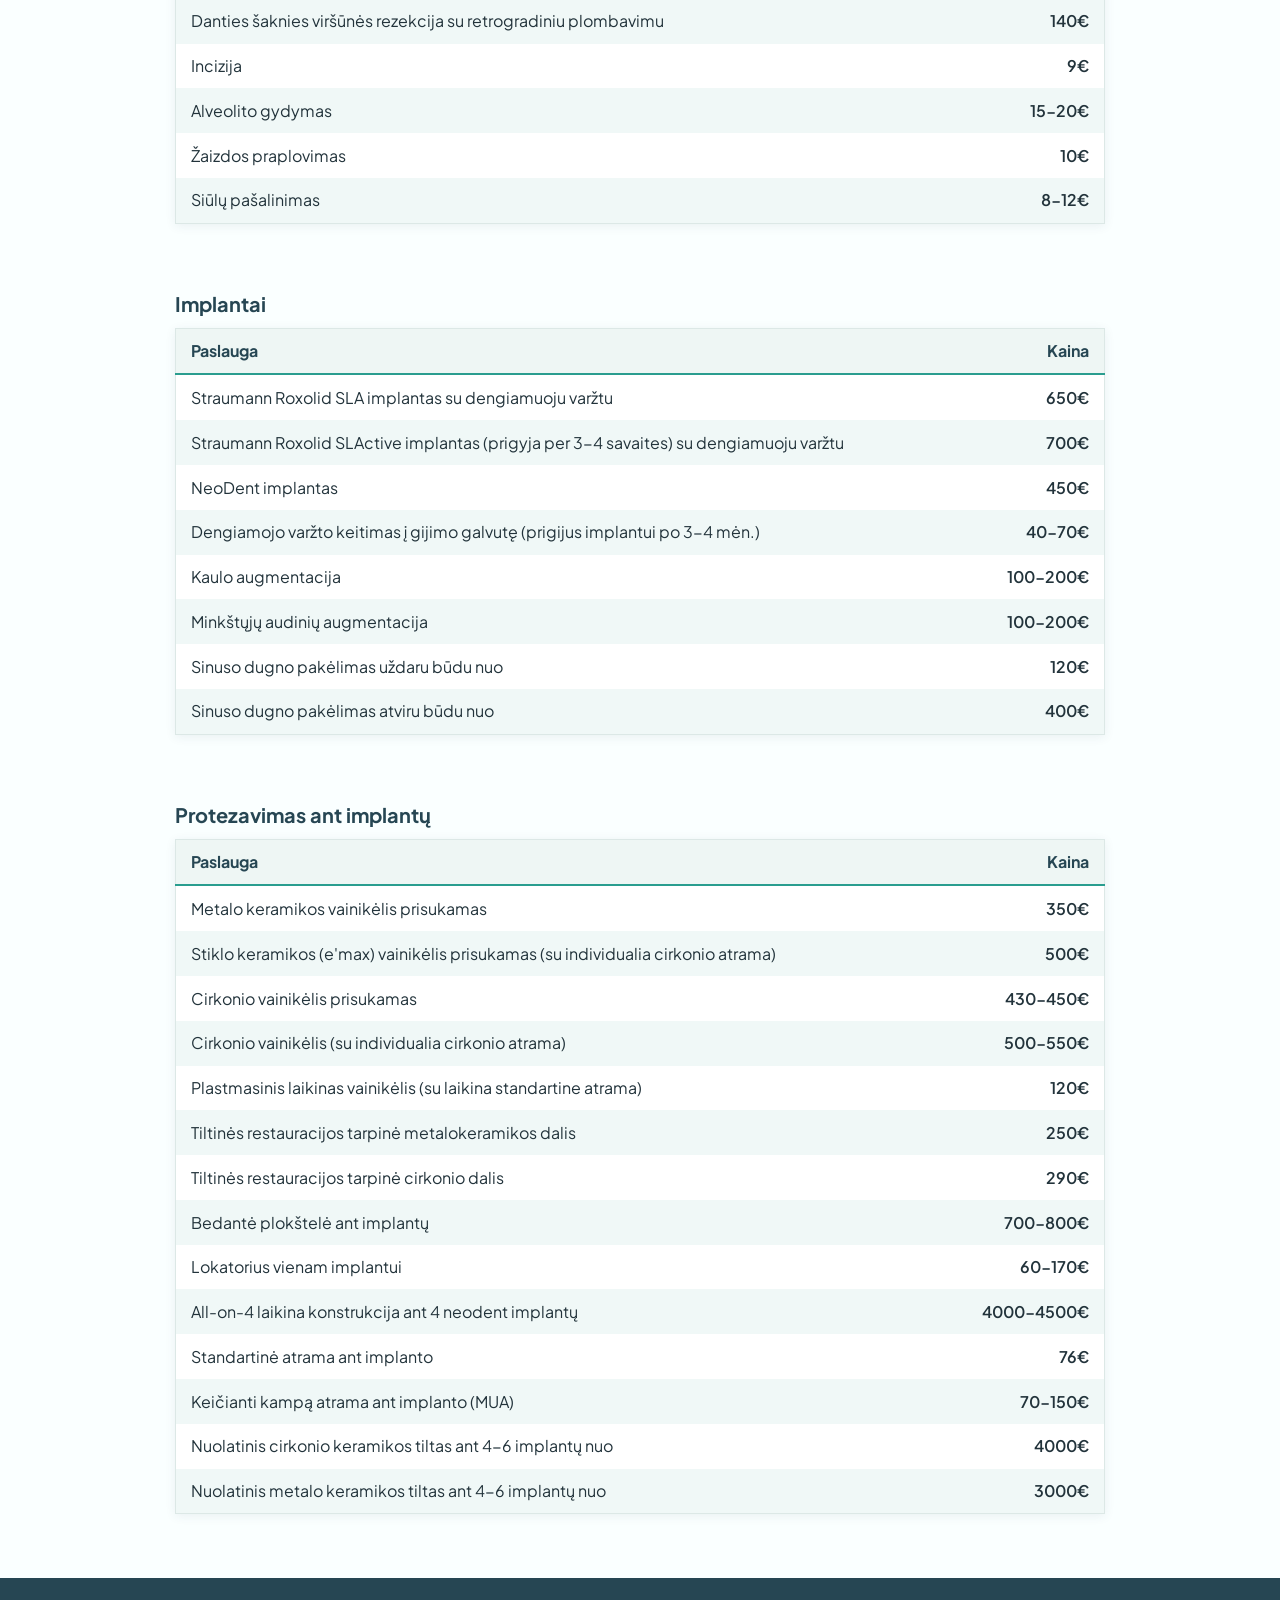
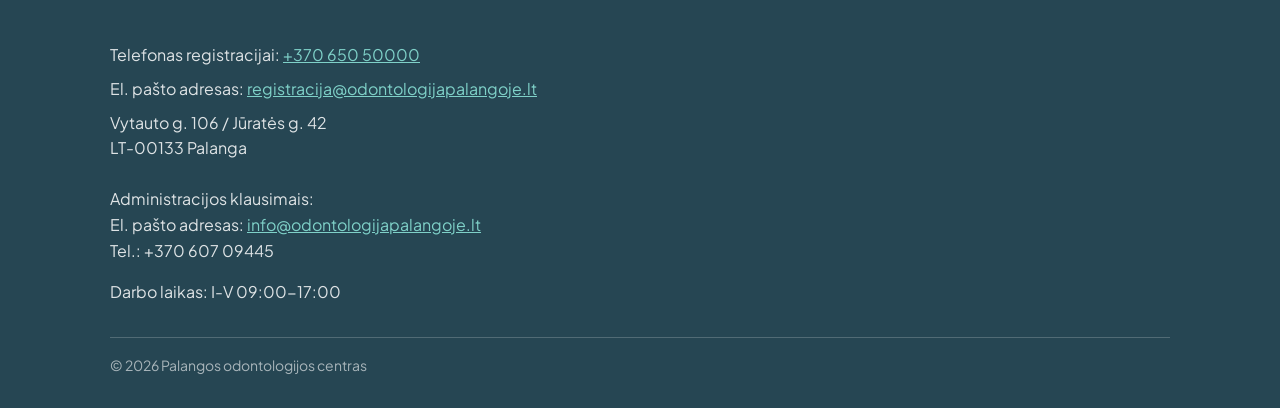
<file: kainos.html>
<!DOCTYPE html>
<html lang="lt">
<head>
    <meta charset="UTF-8">
    <meta name="viewport" content="width=device-width, initial-scale=1.0">
    <title>Kainos — Palangos odontologijos centras</title>
    <link rel="stylesheet" href="css/style.css">
    <link rel="icon" type="image/svg+xml" href="images/favicon.svg">
    <script src="js/main.js" defer></script>
</head>
<body>
    <header>
        <div class="container">
            <p><a href="index.html" class="pavadinimas">Palangos odontologijos centras</a></p>
            <button class="meniu-mygtukas" aria-label="Atidaryti meniu" aria-expanded="false">☰</button>
            <nav>
                <ul>
                    <li><a href="index.html">Pradžia</a></li>
                    <li><a href="personalas.html">Personalas</a></li>
                    <li><a href="paslaugos.html">Paslaugos</a></li>
                    <li><a href="kainos.html" aria-current="page">Kainos</a></li>
                    <li><a href="kontaktai.html">Kontaktai</a></li>
                </ul>
            </nav>
        </div>
    </header>

    <main class="container">
        <h1>Kainos</h1>
        <h2>Odontologinės paslaugos</h2>

        <table>
            <caption>Terapinė odontologija</caption>
            <thead>
                <tr>
                    <th scope="col">Paslauga</th>
                    <th scope="col">Kaina</th>
                </tr>
            </thead>
            <tbody>
                <tr><td>Pirminė apžiūra ir konsultacija (iki 15min)</td><td>15€</td></tr>
                <tr><td>Pirminė apžiūra ir konsultacija (iki 30min)</td><td>20€</td></tr>
                <tr><td>Pakartotinė apžiūra ir konsultacija 3mėn. bėgyje</td><td>nemokamai</td></tr>
                <tr><td>Rentgeno nuotrauka</td><td>9€</td></tr>
                <tr><td>Pirmoji pagalba esant danties skausmui</td><td>60-70€</td></tr>
                <tr><td>Vietinė nejautra (+2€ už kiekvieną papildomą karpulę)</td><td>9€</td></tr>
                <tr><td>Koferdamas</td><td>9€</td></tr>
                <tr><td>BioDentino uždėjimas</td><td>40€</td></tr>
                <tr><td>Stiklo jonomerinio cemento pamušalas</td><td>8€</td></tr>
                <tr><td>Kalcio hidroksido gydomasis pamušalas</td><td>8€</td></tr>
                <tr><td>Danties plombavimas helio plomba</td><td>46-86€</td></tr>
                <tr><td>Viso danties padengimas helio plomba</td><td>90€</td></tr>
                <tr><td>Estetinis danties plombavimas</td><td>110-160€</td></tr>
                <tr><td>Danties plombavimas stiklojonomerine plomba</td><td>35€</td></tr>
                <tr><td>Laikina plomba</td><td>10€</td></tr>
                <tr><td>Danties papuošalo uždėjimas</td><td>50€</td></tr>
                <tr><td>Danties padengimas fluoro laku</td><td>9€</td></tr>
                <tr><td>Visų dantų fluoravimas</td><td>18-35€</td></tr>
            </tbody>
        </table>

        <table>
            <caption>Vaikų pieninių dantų gydymas</caption>
            <thead>
                <tr>
                    <th scope="col">Paslauga</th>
                    <th scope="col">Kaina</th>
                </tr>
            </thead>
            <tbody>
                <tr><td>30min darbas su probleminio elgesio vaiku</td><td>30€</td></tr>
                <tr><td>Vietinė nejautra (+2€ už kiekvieną papildomą karpulę)</td><td>9€</td></tr>
                <tr><td>Pieninio danties plombavimas stiklojonomerine arba kompomerine plomba</td><td>25-35€</td></tr>
                <tr><td>Pieninio danties pašalinimas (su vietine nejautra)</td><td>14-20€</td></tr>
                <tr><td>Danties vagelių hermetizavimas silantu</td><td>9€</td></tr>
                <tr><td>Devitalizuojančios pastos uždėjimas</td><td>10€</td></tr>
                <tr><td>Laikina plomba</td><td>10€</td></tr>
                <tr><td>Kalcio hidroksido pastos įvedimas į kanalus</td><td>10€</td></tr>
                <tr><td>Danties kanalo/-ų chemomechaninis valymas</td><td>35€</td></tr>
                <tr><td>Danties kanalo/-ų plombavimas pasta</td><td>25€</td></tr>
            </tbody>
        </table>

        <table>
            <caption>Endodontija</caption>
            <thead>
                <tr>
                    <th scope="col">Paslauga</th>
                    <th scope="col">Kaina</th>
                </tr>
            </thead>
            <tbody>
                <tr><td>Devitalizuojančios pastos uždėjimas</td><td>20€</td></tr>
                <tr><td>Laikina plomba</td><td>10€</td></tr>
                <tr><td>Kalcio hidroksido pastos įvedimas į kanalą</td><td>10€</td></tr>
                <tr><td>Danties kanalo chemomechaninis valymas (1/2/3/4 kanalai)</td><td>70/100/150/180€</td></tr>
                <tr><td>Danties kanalo plombavimas pasta ir gutaperčos kaiščiais (1/2/3/4 kanalai)</td><td>70/100/150/180€</td></tr>
                <tr><td>Anksčiau plombuoto vieno kanalo endodontinis pergydymas</td><td>70€</td></tr>
            </tbody>
        </table>

        <table>
            <caption>Burnos higiena ir dantų balinimas</caption>
            <thead>
                <tr>
                    <th scope="col">Paslauga</th>
                    <th scope="col">Kaina</th>
                </tr>
            </thead>
            <tbody>
                <tr><td>Dantų akmenų pašalinimas ultragarsiniu skaleriu ir dantų poliravimas</td><td>20-45€</td></tr>
                <tr><td>Apnašų pašalinimas sodapūte su Kavo prophy perlais</td><td>15-25€</td></tr>
                <tr><td>Burnos higiena atliekama per du kartus</td><td>85-95€</td></tr>
                <tr><td>Burnos higiena vaikams (iki 12m.)</td><td>25-30€</td></tr>
                <tr><td>Ofisinis balinimas su Beyond lempa</td><td>200-250€</td></tr>
                <tr><td>Balinimo kapa vienam žandikauliui</td><td>50€</td></tr>
                <tr><td>Balinimo gelis (1 švirkštas)</td><td>20€</td></tr>
                <tr><td>Vidinis danties balinimas</td><td>40€</td></tr>
                <tr><td>Ofisinis balinimas su Beyond lempa + rinkinys balinimui namuose</td><td>300€</td></tr>
            </tbody>
        </table>

        <table>
            <caption>Dantų protezavimas</caption>
            <thead>
                <tr>
                    <th scope="col">Paslauga</th>
                    <th scope="col">Kaina</th>
                </tr>
            </thead>
            <tbody>
                <tr><td>Štampuoto, lieto vainikėlio nuėmimas</td><td>15-25€</td></tr>
                <tr><td>Keramikinio vainikėlio nuėmimas</td><td>35€</td></tr>
                <tr><td>Vainikėlio, tilto cementavimas</td><td>15-25€</td></tr>
                <tr><td>Atspaudo nuėmimas silikonu</td><td>13€</td></tr>
                <tr><td>Atspaudo nuėmimas alginatu</td><td>9€</td></tr>
                <tr><td>Stiklo pluošto kaištis</td><td>80€</td></tr>
                <tr><td>Metalinis šaknies kultinis įklotas vientisas/išardomas</td><td>90/100€</td></tr>
                <tr><td>Metalinis šaknies kultinis įklotas apkeptas keramika</td><td>160€</td></tr>
                <tr><td>Keraminis kultinis įklotas</td><td>275€</td></tr>
                <tr><td>Išimama v.ž. arba a.ž. plokštelė</td><td>330-350€</td></tr>
                <tr><td>Presuota plokštelė (mikro 1-3 dantys)</td><td>220€ (+15€ už kiekvieną papildomą dantį)</td></tr>
                <tr><td>Laikina plokštelė (iki 4 dantų)</td><td>85€</td></tr>
                <tr><td>Presuota plokštelė (termopress)</td><td>430-450€</td></tr>
                <tr><td>Lanko atraminis protezas</td><td>620-650€</td></tr>
                <tr><td>Lanko atraminis protezas presuotas (termopress)</td><td>650-690€</td></tr>
                <tr><td>Lietas vainikėlis</td><td>140€</td></tr>
                <tr><td>Metalo keramikos vainikėlis</td><td>195€</td></tr>
                <tr><td>Keramikos petys</td><td>15€</td></tr>
                <tr><td>Cirkonio oksido vainikėlis</td><td>300€</td></tr>
                <tr><td>Cirkonio oksido vainikėlis su sluoksniuota keramika</td><td>350€</td></tr>
                <tr><td>Bemetalės keramikos (E.MAX) vainikėlis, laminatė, užklotas</td><td>300-320€</td></tr>
                <tr><td>Sluoksniuotos bemetalės keramikos (E.MAX) vainikėlis, laminatė, užklotas</td><td>350€</td></tr>
                <tr><td>Plastmasinis laikinas vainikėlis (pagamintas kabinete)</td><td>30€</td></tr>
                <tr><td>Plastmasinis laikinas vainikėlis (pagamintas laboratorijoje)</td><td>40€</td></tr>
                <tr><td>Frezuotas plastmasinis vainikėlis</td><td>100€</td></tr>
                <tr><td>Minkšta kapa nuo bruksizmo</td><td>60€</td></tr>
                <tr><td>Kieta kapa nuo bruksizmo (artikuliuota)</td><td>200€</td></tr>
                <tr><td>Lūžusio plokštelės pagrindo taisymas</td><td>40€</td></tr>
                <tr><td>Išimamų protezų perbazavimas laboratorijoje</td><td>45€</td></tr>
                <tr><td>Vieno plastmasinio danties įdėjimas restauruojant plokštelę</td><td>41€ (+8€ užkiekvieną papildomą)</td></tr>
                <tr><td>Diagnostinis modelis</td><td>9€</td></tr>
                <tr><td>Danties pavaškavimas</td><td>15-20€</td></tr>
            </tbody>
        </table>

        <table>
            <caption>Chirurgija</caption>
            <thead>
                <tr>
                    <th scope="col">Paslauga</th>
                    <th scope="col">Kaina</th>
                </tr>
            </thead>
            <tbody>
                <tr><td>Gyd. burnos chirurgo konsultacija</td><td>15-20€</td></tr>
                <tr><td>Vietinė nejautra</td><td>9€ (+2€ už kiekvieną papildomą karpulę)</td></tr>
                <tr><td>Danties pašalinimas</td><td>21-31€</td></tr>
                <tr><td>Sudėtingas danties traukimas</td><td>50€</td></tr>
                <tr><td>Protinio danties rovimas (išdygusio)</td><td>50-60€</td></tr>
                <tr><td>Protinio danties rovimas (neišdygusio)</td><td>70-90€</td></tr>
                <tr><td>Liežuvėlio pasaitėlio plastika</td><td>15-30€</td></tr>
                <tr><td>Danties šaknies viršūnės rezekcija su retrogradiniu plombavimu</td><td>140€</td></tr>
                <tr><td>Incizija</td><td>9€</td></tr>
                <tr><td>Alveolito gydymas</td><td>15-20€</td></tr>
                <tr><td>Žaizdos praplovimas</td><td>10€</td></tr>
                <tr><td>Siūlų pašalinimas</td><td>8-12€</td></tr>
            </tbody>
        </table>

        <table>
            <caption>Implantai</caption>
            <thead>
                <tr>
                    <th scope="col">Paslauga</th>
                    <th scope="col">Kaina</th>
                </tr>
            </thead>
            <tbody>
                <tr><td>Straumann Roxolid SLA implantas su dengiamuoju varžtu</td><td>650€</td></tr>
                <tr><td>Straumann Roxolid SLActive implantas (prigyja per 3-4 savaites) su dengiamuoju varžtu</td><td>700€</td></tr>
                <tr><td>NeoDent implantas</td><td>450€</td></tr>
                <tr><td>Dengiamojo varžto keitimas į gijimo galvutę (prigijus implantui po 3-4 mėn.)</td><td>40-70€</td></tr>
                <tr><td>Kaulo augmentacija</td><td>100-200€</td></tr>
                <tr><td>Minkštųjų audinių augmentacija</td><td>100-200€</td></tr>
                <tr><td>Sinuso dugno pakėlimas uždaru būdu nuo</td><td>120€</td></tr>
                <tr><td>Sinuso dugno pakėlimas atviru būdu nuo</td><td>400€</td></tr>
            </tbody>
        </table>

        <table>
            <caption>Protezavimas ant implantų</caption>
            <thead>
                <tr>
                    <th scope="col">Paslauga</th>
                    <th scope="col">Kaina</th>
                </tr>
            </thead>
            <tbody>
                <tr><td>Metalo keramikos vainikėlis prisukamas</td><td>350€</td></tr>
                <tr><td>Stiklo keramikos (e'max) vainikėlis prisukamas (su individualia cirkonio atrama)</td><td>500€</td></tr>
                <tr><td>Cirkonio vainikėlis prisukamas</td><td>430-450€</td></tr>
                <tr><td>Cirkonio vainikėlis (su individualia cirkonio atrama)</td><td>500-550€</td></tr>
                <tr><td>Plastmasinis laikinas vainikėlis (su laikina standartine atrama)</td><td>120€</td></tr>
                <tr><td>Tiltinės restauracijos tarpinė metalokeramikos dalis</td><td>250€</td></tr>
                <tr><td>Tiltinės restauracijos tarpinė cirkonio dalis</td><td>290€</td></tr>
                <tr><td>Bedantė plokštelė ant implantų</td><td>700-800€</td></tr>
                <tr><td>Lokatorius vienam implantui</td><td>60-170€</td></tr>
                <tr><td>All-on-4 laikina konstrukcija ant 4 neodent implantų</td><td>4000-4500€</td></tr>
                <tr><td>Standartinė atrama ant implanto</td><td>76€</td></tr>
                <tr><td>Keičianti kampą atrama ant implanto (MUA)</td><td>70-150€</td></tr>
                <tr><td>Nuolatinis cirkonio keramikos tiltas ant 4-6 implantų nuo</td><td>4000€</td></tr>
                <tr><td>Nuolatinis metalo keramikos tiltas ant 4-6 implantų nuo</td><td>3000€</td></tr>
            </tbody>
        </table>
    </main>

    <footer>
        <div class="container">
            <p>Telefonas registracijai: <a href="tel:+37065050000">+370 650 50000</a></p>
            <p>El. pašto adresas: <a href="mailto:registracija@odontologijapalangoje.lt">registracija@odontologijapalangoje.lt</a></p>
            <address>
                Vytauto g. 106 / Jūratės g. 42<br>
                LT-00133 Palanga<br>
                <br>
                Administracijos klausimais:<br>
                El. pašto adresas: <a href="mailto:info@odontologijapalangoje.lt">info@odontologijapalangoje.lt</a><br>
                Tel.: +370 607 09445
            </address>
            <p>Darbo laikas: I-V 09:00-17:00</p>
            <p>© 2026 Palangos odontologijos centras</p>
        </div>
    </footer>

    <a href="tel:+37065050000" class="tel-mygtukas" aria-label="Skambinti +370 650 50000">
        <svg aria-hidden="true" xmlns="http://www.w3.org/2000/svg" width="20" height="20" fill="currentColor" viewBox="0 0 16 16">
            <path fill-rule="evenodd" d="M1.885.511a1.745 1.745 0 0 1 2.61.163L6.29 2.98c.329.423.445.974.315 1.494l-.547 2.19a.68.68 0 0 0 .178.643l2.457 2.457a.68.68 0 0 0 .644.178l2.189-.547a1.75 1.75 0 0 1 1.494.315l2.306 1.794c.829.645.905 1.87.163 2.611l-1.034 1.034c-.74.74-1.846 1.065-2.877.702a18.6 18.6 0 0 1-7.01-4.42 18.6 18.6 0 0 1-4.42-7.009c-.362-1.03-.037-2.137.703-2.877z"/>
        </svg>
    </a>
</body>
</html>
</file>
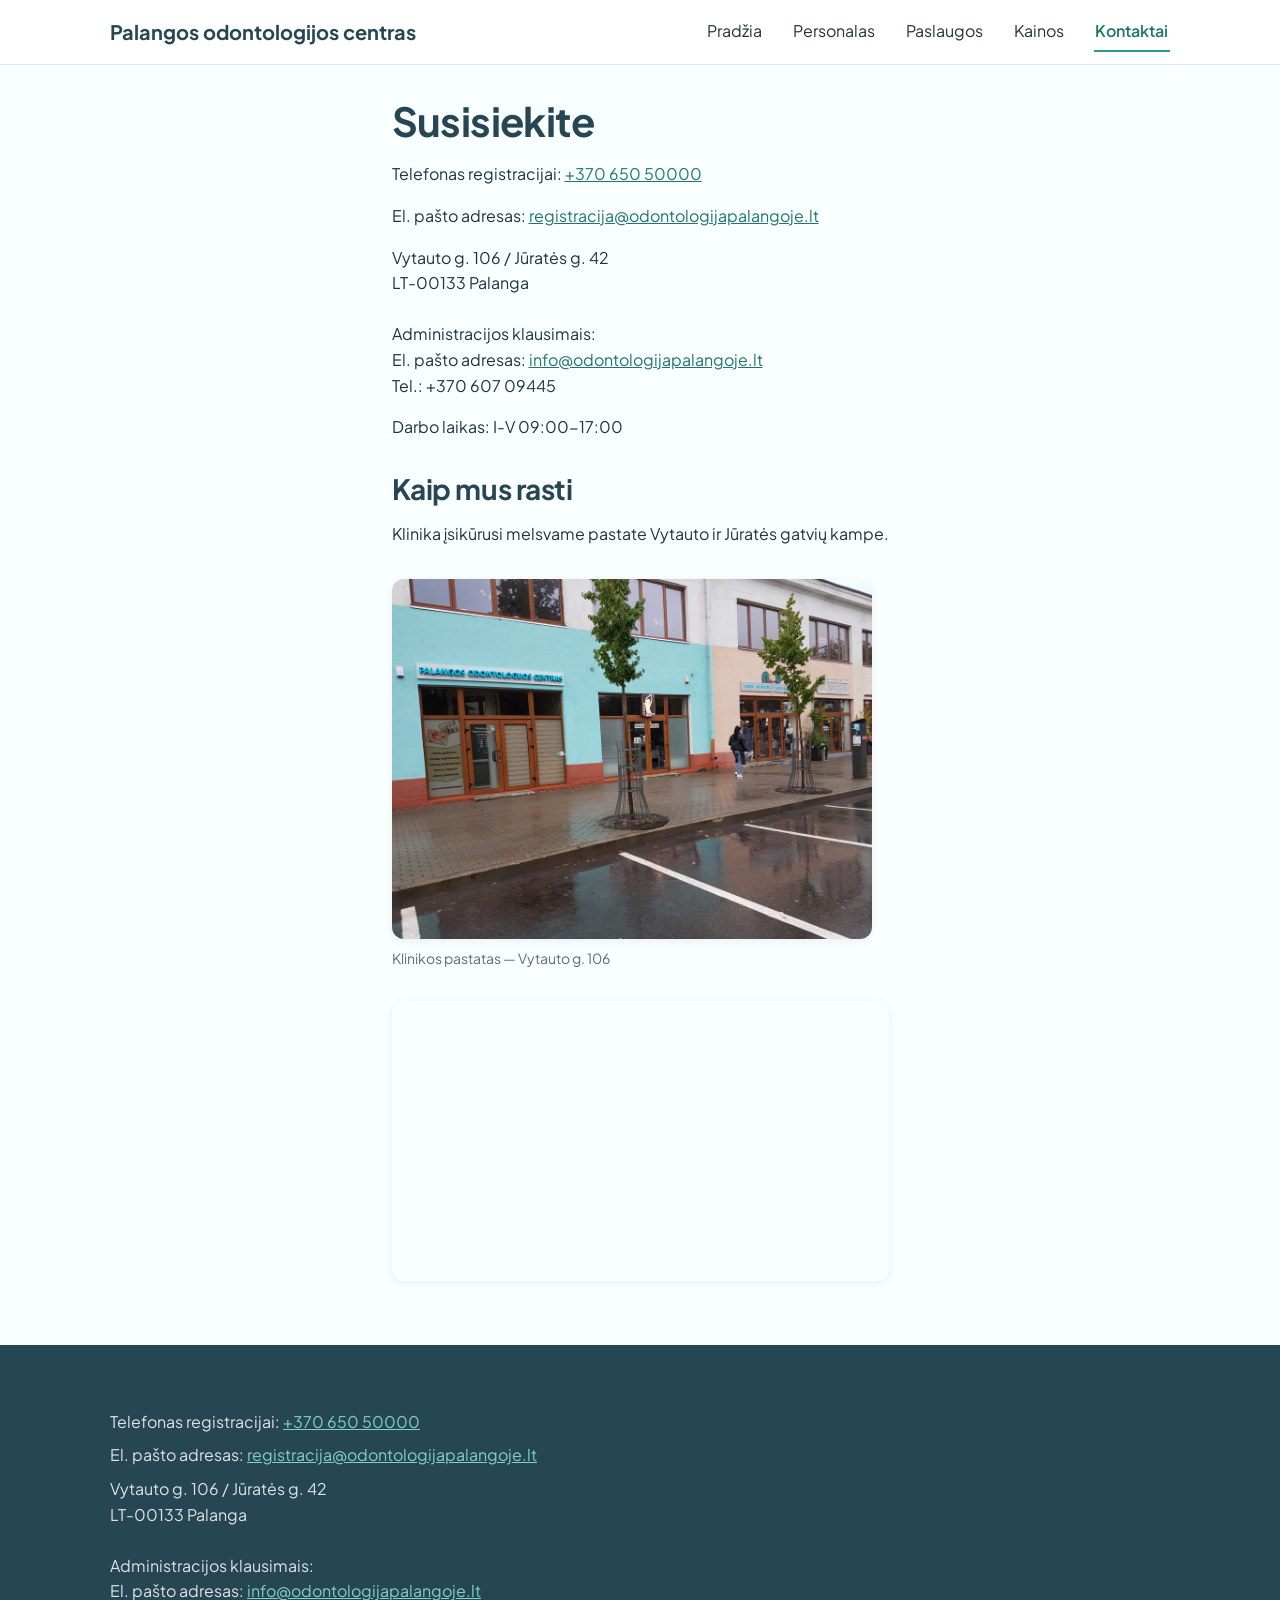
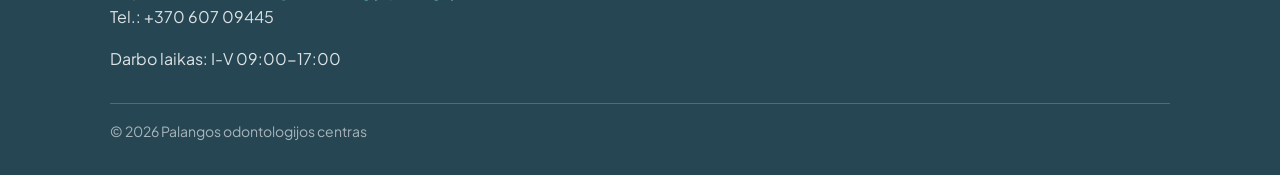
<file: kontaktai.html>
<!DOCTYPE html>
<html lang="lt">
<head>
    <meta charset="UTF-8">
    <meta name="viewport" content="width=device-width, initial-scale=1.0">
    <title>Kontaktai — Palangos odontologijos centras</title>
    <link rel="stylesheet" href="css/style.css">
    <link rel="icon" type="image/svg+xml" href="images/favicon.svg">
    <script src="js/main.js" defer></script>
</head>
<body>
    <header>
        <div class="container">
            <p><a href="index.html" class="pavadinimas">Palangos odontologijos centras</a></p>
            <button class="meniu-mygtukas" aria-label="Atidaryti meniu" aria-expanded="false">☰</button>
            <nav>
                <ul>
                    <li><a href="index.html">Pradžia</a></li>
                    <li><a href="personalas.html">Personalas</a></li>
                    <li><a href="paslaugos.html">Paslaugos</a></li>
                    <li><a href="kainos.html">Kainos</a></li>
                    <li><a href="kontaktai.html" aria-current="page">Kontaktai</a></li>
                </ul>
            </nav>
        </div>
    </header>

    <main class="container">
        <h1>Susisiekite</h1>
        <p>Telefonas registracijai: <a href="tel:+37065050000">+370 650 50000</a></p>
        <p>El. pašto adresas: <a href="mailto:registracija@odontologijapalangoje.lt">registracija@odontologijapalangoje.lt</a></p>
        
        <address>
            Vytauto g. 106 / Jūratės g. 42<br>
            LT-00133 Palanga<br>
            <br>
            Administracijos klausimais:<br>
            El. pašto adresas: <a href="mailto:info@odontologijapalangoje.lt">info@odontologijapalangoje.lt</a><br>
            Tel.: +370 607 09445
        </address>
        <p>Darbo laikas: I-V 09:00-17:00</p>

        <h2>Kaip mus rasti</h2>
        <p>Klinika įsikūrusi melsvame pastate Vytauto ir Jūratės gatvių kampe.</p>
        <figure class="figura">
            <img src="images/klinika.jpg"
                alt="Palangos odontologijos centro pastatas: melsvas fasadas su iškaba"
                width="1024" height="768" loading="lazy">
            <figcaption>Klinikos pastatas — Vytauto g. 106</figcaption>
        </figure>
        <iframe class="zemelapis"
            src="https://www.google.com/maps?q=Vytauto+g.+106,+Palanga&amp;output=embed"
            title="Klinikos vieta žemėlapyje" loading="lazy" allowfullscreen></iframe>
    </main>
    
    <footer>
        <div class="container">
            <p>Telefonas registracijai: <a href="tel:+37065050000">+370 650 50000</a></p>   
            <p>El. pašto adresas: <a href="mailto:registracija@odontologijapalangoje.lt">registracija@odontologijapalangoje.lt</a></p>
            <address>
                Vytauto g. 106 / Jūratės g. 42<br>
                LT-00133 Palanga<br>
                <br>
                Administracijos klausimais:<br>
                El. pašto adresas: <a href="mailto:info@odontologijapalangoje.lt">info@odontologijapalangoje.lt</a><br>
                Tel.: +370 607 09445
            </address>
            <p>Darbo laikas: I-V 09:00-17:00</p>
            <p>© 2026 Palangos odontologijos centras</p>
        </div>
    </footer>

    <a href="tel:+37065050000" class="tel-mygtukas" aria-label="Skambinti +370 650 50000">
        <svg aria-hidden="true" xmlns="http://www.w3.org/2000/svg" width="20" height="20" fill="currentColor" viewBox="0 0 16 16">
            <path fill-rule="evenodd" d="M1.885.511a1.745 1.745 0 0 1 2.61.163L6.29 2.98c.329.423.445.974.315 1.494l-.547 2.19a.68.68 0 0 0 .178.643l2.457 2.457a.68.68 0 0 0 .644.178l2.189-.547a1.75 1.75 0 0 1 1.494.315l2.306 1.794c.829.645.905 1.87.163 2.611l-1.034 1.034c-.74.74-1.846 1.065-2.877.702a18.6 18.6 0 0 1-7.01-4.42 18.6 18.6 0 0 1-4.42-7.009c-.362-1.03-.037-2.137.703-2.877z"/>
        </svg>
    </a>
</body>
</html>
</file>
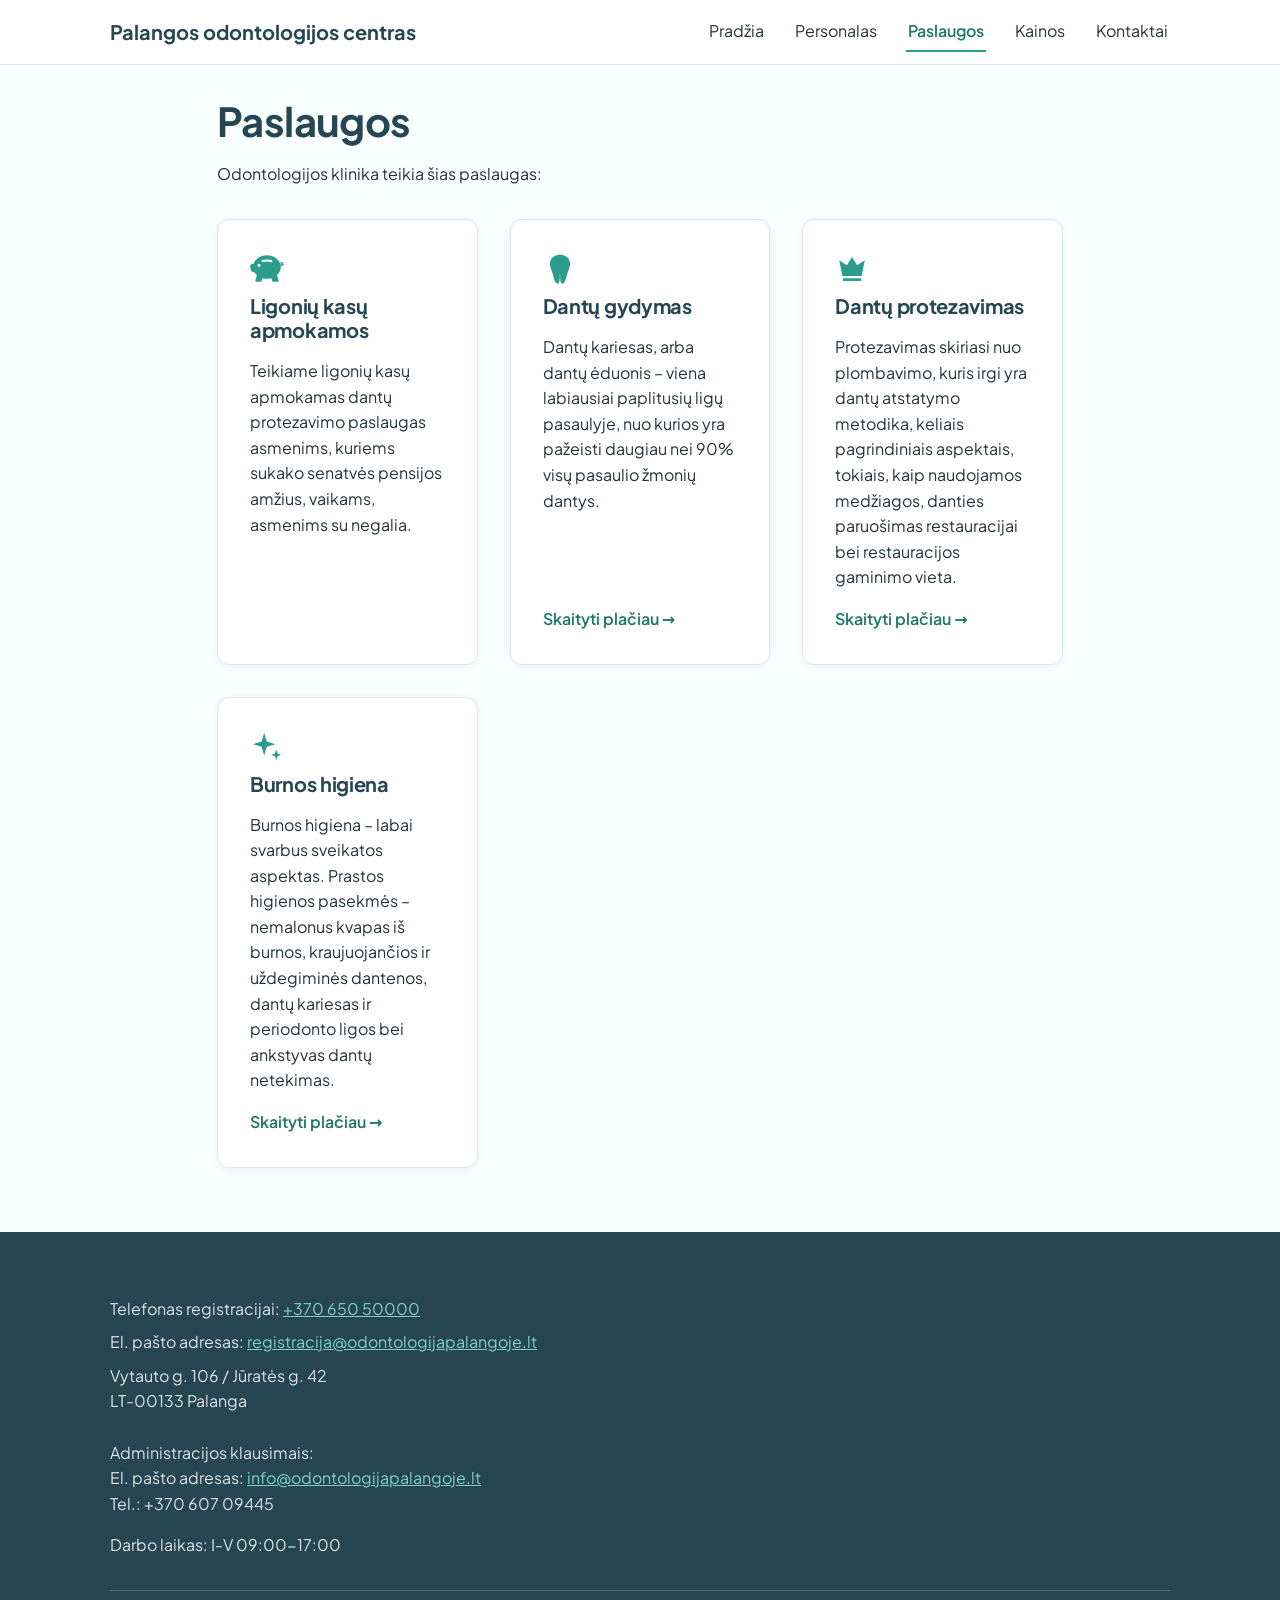
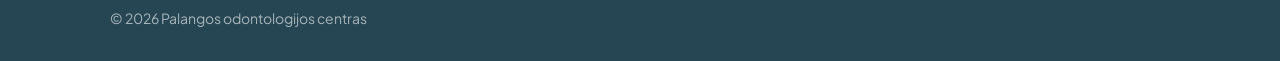
<file: paslaugos.html>
<!DOCTYPE html>
<html lang="lt">
<head>
    <meta charset="UTF-8">
    <meta name="viewport" content="width=device-width, initial-scale=1.0">
    <title>Paslaugos — Palangos odontologijos centras</title>
    <link rel="stylesheet" href="css/style.css">
    <link rel="icon" type="image/svg+xml" href="images/favicon.svg">
    <script src="js/main.js" defer></script>
</head>
<body>
    <header>
        <div class="container">
            <p><a href="index.html" class="pavadinimas">Palangos odontologijos centras</a></p>
            <button class="meniu-mygtukas" aria-label="Atidaryti meniu" aria-expanded="false">☰</button>
            <nav>
                <ul>
                    <li><a href="index.html">Pradžia</a></li>
                    <li><a href="personalas.html">Personalas</a></li>
                    <li><a href="paslaugos.html" aria-current="page">Paslaugos</a></li>
                    <li><a href="kainos.html">Kainos</a></li>
                    <li><a href="kontaktai.html">Kontaktai</a></li>
                </ul>
            </nav>
        </div>
    </header>

    <main class="container">
        <h1>Paslaugos</h1>
        <p>Odontologijos klinika teikia šias paslaugas:</p>
        <div class="korteles">
            <section class="kortele">              
                <svg class="kortele-ikona" aria-hidden="true" xmlns="http://www.w3.org/2000/svg" fill="currentColor" viewBox="0 0 16 16">
                    <path d="M7.964 1.527c-2.977 0-5.571 1.704-6.32 4.125h-.55A1 1 0 0 0 .11 6.824l.254 1.46a1.5 1.5 0 0 0 1.478 1.243h.263c.3.513.688.978 1.145 1.382l-.729 2.477a.5.5 0 0 0 .48.641h2a.5.5 0 0 0 .471-.332l.482-1.351c.635.173 1.31.267 2.011.267.707 0 1.388-.095 2.028-.272l.543 1.372a.5.5 0 0 0 .465.316h2a.5.5 0 0 0 .478-.645l-.761-2.506C13.81 9.895 14.5 8.559 14.5 7.069q0-.218-.02-.431c.261-.11.508-.266.705-.444.315.306.815.306.815-.417 0 .223-.5.223-.461-.026a1 1 0 0 0 .09-.255.7.7 0 0 0-.202-.645.58.58 0 0 0-.707-.098.74.74 0 0 0-.375.562c-.024.243.082.48.32.654a2 2 0 0 1-.259.153c-.534-2.664-3.284-4.595-6.442-4.595m7.173 3.876a.6.6 0 0 1-.098.21l-.044-.025c-.146-.09-.157-.175-.152-.223a.24.24 0 0 1 .117-.173c.049-.027.08-.021.113.012a.2.2 0 0 1 .064.199m-8.999-.65a.5.5 0 1 1-.276-.96A7.6 7.6 0 0 1 7.964 3.5c.763 0 1.497.11 2.18.315a.5.5 0 1 1-.287.958A6.6 6.6 0 0 0 7.964 4.5c-.64 0-1.255.09-1.826.254ZM5 6.25a.75.75 0 1 1-1.5 0 .75.75 0 0 1 1.5 0"/>
                </svg>
                <h2>Ligonių kasų apmokamos</h2>
                <p>Teikiame ligonių kasų apmokamas dantų protezavimo paslaugas asmenims, 
                    kuriems sukako senatvės pensijos amžius, vaikams, asmenims su negalia.</p>
            </section>

            <section class="kortele">
                <svg class="kortele-ikona" aria-hidden="true" xmlns="http://www.w3.org/2000/svg" viewBox="0 0 64 64" fill="currentColor">
                    <path d="M32 5C21 5 13 12 13 22c0 6 2.5 10.5 4.5 16.5 2 6 3.5 15.5 7 19.5 2.5 3 5.5 1.5 6.5-3 1-5 .5-13 1-13s0 8 1 13c1 4.5 4 6 6.5 3 3.5-4 5-13.5 7-19.5C48.5 32.5 51 28 51 22 51 12 43 5 32 5z"/>
                </svg>
                <h2>Dantų gydymas</h2>
                <p>Dantų kariesas, arba dantų ėduonis – viena labiausiai paplitusių ligų pasaulyje,
                    nuo kurios yra pažeisti daugiau nei 90% visų pasaulio žmonių dantys.</p>
                <a href="dantu-gydymas.html">Skaityti plačiau →</a>
            </section>

            <section class="kortele">
                <svg class="kortele-ikona" aria-hidden="true" xmlns="http://www.w3.org/2000/svg" viewBox="0 0 24 24" fill="currentColor">
                    <path d="M12 3.5 8.4 9.4 3 5.9 5.2 17h13.6L21 5.9l-5.4 3.5zM5.5 18.5h13v2h-13z"/>
                </svg>
                <h2>Dantų protezavimas</h2>
                <p>Protezavimas skiriasi nuo plombavimo, kuris irgi yra dantų atstatymo metodika,
                    keliais pagrindiniais aspektais, tokiais, kaip naudojamos medžiagos, danties
                    paruošimas restauracijai bei restauracijos gaminimo vieta.</p>
                <a href="dantu-protezavimas.html">Skaityti plačiau →</a>
            </section>

            <section class="kortele">
                <svg class="kortele-ikona" aria-hidden="true" xmlns="http://www.w3.org/2000/svg" viewBox="0 0 24 24" fill="currentColor">
                    <path d="M10 2l1.8 6.2L18 10l-6.2 1.8L10 18l-1.8-6.2L2 10l6.2-1.8zM18.5 14l1 2.5 2.5 1-2.5 1-1 2.5-1-2.5-2.5-1 2.5-1z"/>
                </svg>
                <h2>Burnos higiena</h2>
                <p>Burnos higiena – labai svarbus sveikatos aspektas. Prastos higienos pasekmės
                    – nemalonus kvapas iš burnos, kraujuojančios ir uždegiminės dantenos, dantų
                    kariesas ir periodonto ligos bei ankstyvas dantų netekimas.</p>
                <a href="burnos-higiena.html">Skaityti plačiau →</a>
            </section>
        </div>
    </main>
    
    <footer>
        <div class="container">
            <p>Telefonas registracijai: <a href="tel:+37065050000">+370 650 50000</a></p>   
            <p>El. pašto adresas: <a href="mailto:registracija@odontologijapalangoje.lt">registracija@odontologijapalangoje.lt</a></p>
            <address>
                Vytauto g. 106 / Jūratės g. 42<br>
                LT-00133 Palanga<br>
                <br>
                Administracijos klausimais:<br>
                El. pašto adresas: <a href="mailto:info@odontologijapalangoje.lt">info@odontologijapalangoje.lt</a><br>
                Tel.: +370 607 09445
            </address>
            <p>Darbo laikas: I-V 09:00-17:00</p>
            <p>© 2026 Palangos odontologijos centras</p>
        </div>
    </footer>

    <a href="tel:+37065050000" class="tel-mygtukas" aria-label="Skambinti +370 650 50000">
        <svg aria-hidden="true" xmlns="http://www.w3.org/2000/svg" width="20" height="20" fill="currentColor" viewBox="0 0 16 16">
            <path fill-rule="evenodd" d="M1.885.511a1.745 1.745 0 0 1 2.61.163L6.29 2.98c.329.423.445.974.315 1.494l-.547 2.19a.68.68 0 0 0 .178.643l2.457 2.457a.68.68 0 0 0 .644.178l2.189-.547a1.75 1.75 0 0 1 1.494.315l2.306 1.794c.829.645.905 1.87.163 2.611l-1.034 1.034c-.74.74-1.846 1.065-2.877.702a18.6 18.6 0 0 1-7.01-4.42 18.6 18.6 0 0 1-4.42-7.009c-.362-1.03-.037-2.137.703-2.877z"/>
        </svg>
    </a>
</body>
</html>
</file>
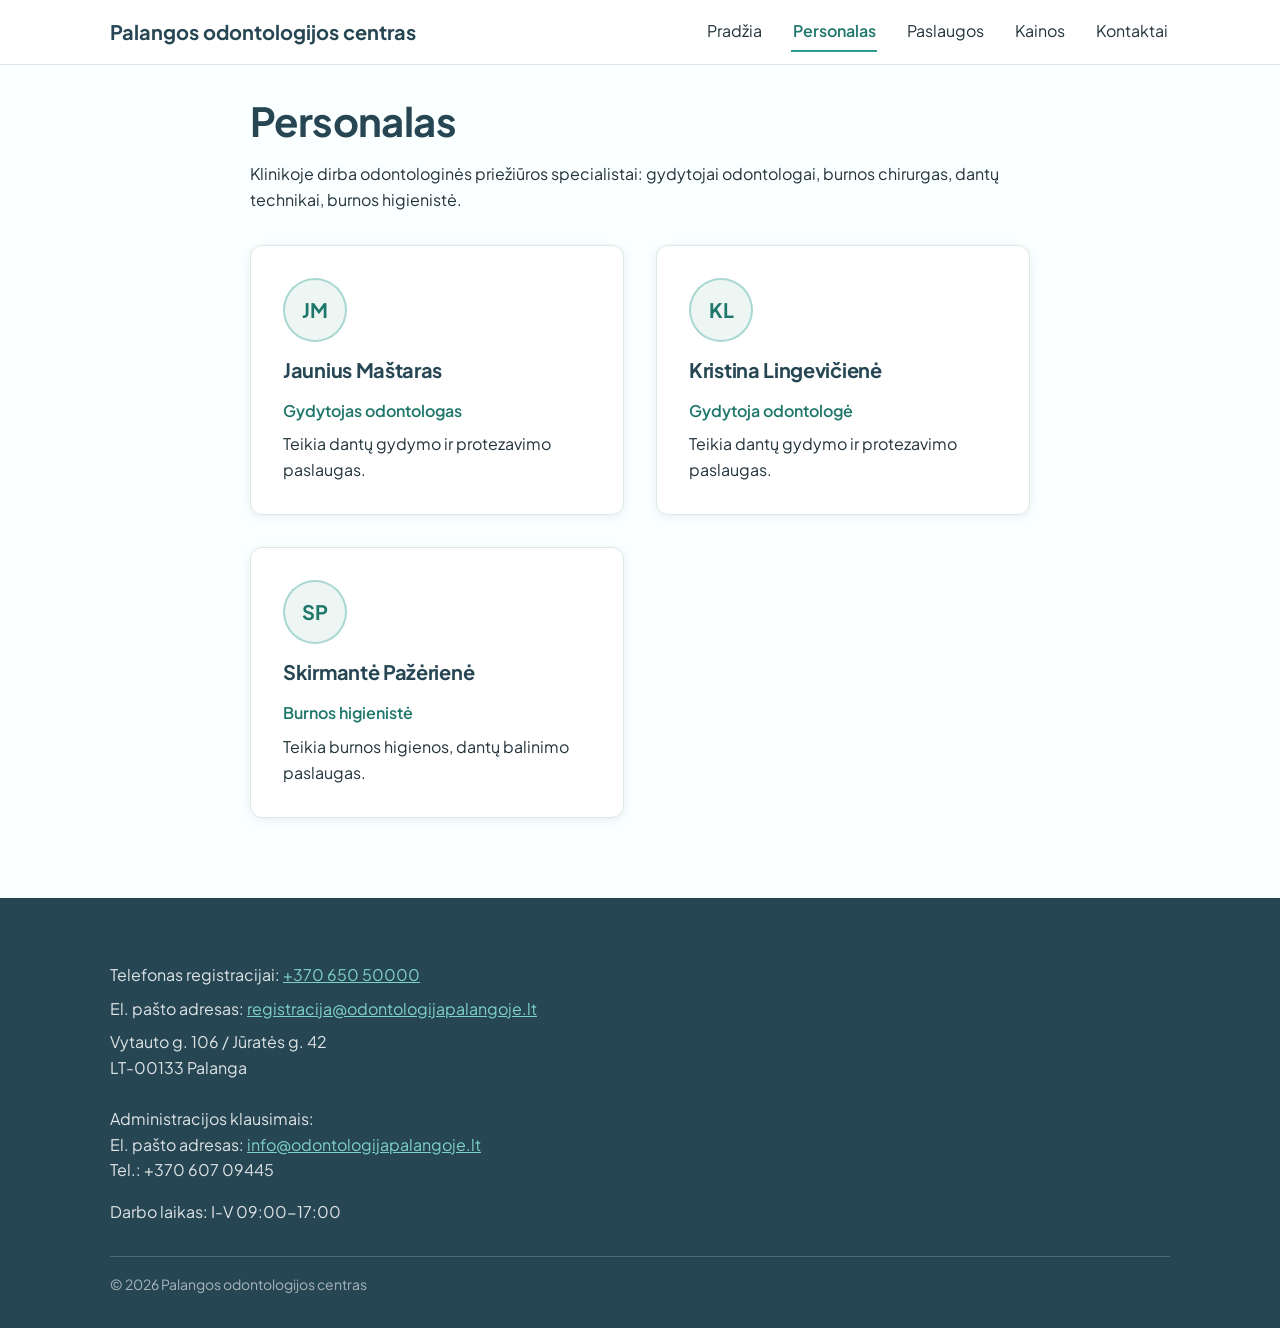
<file: personalas.html>
<!DOCTYPE html>
<html lang="lt">
<head>
    <meta charset="UTF-8">
    <meta name="viewport" content="width=device-width, initial-scale=1.0">
    <title>Personalas — Palangos odontologijos centras</title>
    <link rel="stylesheet" href="css/style.css">
    <link rel="icon" type="image/svg+xml" href="images/favicon.svg">
    <script src="js/main.js" defer></script>
</head>
<body>
    <header>
        <div class="container">
            <p><a href="index.html" class="pavadinimas">Palangos odontologijos centras</a></p>
            <button class="meniu-mygtukas" aria-label="Atidaryti meniu" aria-expanded="false">☰</button>
            <nav>
                <ul>
                    <li><a href="index.html">Pradžia</a></li>
                    <li><a href="personalas.html" aria-current="page">Personalas</a></li>
                    <li><a href="paslaugos.html">Paslaugos</a></li>
                    <li><a href="kainos.html">Kainos</a></li>
                    <li><a href="kontaktai.html">Kontaktai</a></li>
                </ul>
            </nav>
        </div>
    </header>

    <main class="container">
        <h1>Personalas</h1>
        <p>Klinikoje dirba odontologinės priežiūros specialistai: gydytojai odontologai, 
            burnos chirurgas, dantų technikai, burnos higienistė.</p>
        
        <ul class="korteles">
            <li class="kortele">
                <p class="avataras" aria-hidden="true">JM</p>
                <h2>Jaunius Maštaras</h2>
                <p class="pareigos">Gydytojas odontologas</p>
                <p>Teikia dantų gydymo ir protezavimo paslaugas.</p>
            </li>

            <li class="kortele">
                <p class="avataras" aria-hidden="true">KL</p>
                <h2>Kristina Lingevičienė</h2>
                <p class="pareigos">Gydytoja odontologė</p>
                <p>Teikia dantų gydymo ir protezavimo paslaugas.</p>
            </li>

            <li class="kortele">
                <p class="avataras" aria-hidden="true">SP</p>
                <h2>Skirmantė Pažėrienė</h2>
                <p class="pareigos">Burnos higienistė</p>
                <p>Teikia burnos higienos, dantų balinimo paslaugas.</p>
            </li>
        </ul>
    
    </main>
    
    <footer>
        <div class="container">
            <p>Telefonas registracijai: <a href="tel:+37065050000">+370 650 50000</a></p>   
            <p>El. pašto adresas: <a href="mailto:registracija@odontologijapalangoje.lt">registracija@odontologijapalangoje.lt</a></p>
            <address>
                Vytauto g. 106 / Jūratės g. 42<br>
                LT-00133 Palanga<br>
                <br>
                Administracijos klausimais:<br>
                El. pašto adresas: <a href="mailto:info@odontologijapalangoje.lt">info@odontologijapalangoje.lt</a><br>
                Tel.: +370 607 09445
            </address>
            <p>Darbo laikas: I-V 09:00-17:00</p>
            <p>© 2026 Palangos odontologijos centras</p>
        </div>
    </footer>

    <a href="tel:+37065050000" class="tel-mygtukas" aria-label="Skambinti +370 650 50000">
        <svg aria-hidden="true" xmlns="http://www.w3.org/2000/svg" width="20" height="20" fill="currentColor" viewBox="0 0 16 16">
            <path fill-rule="evenodd" d="M1.885.511a1.745 1.745 0 0 1 2.61.163L6.29 2.98c.329.423.445.974.315 1.494l-.547 2.19a.68.68 0 0 0 .178.643l2.457 2.457a.68.68 0 0 0 .644.178l2.189-.547a1.75 1.75 0 0 1 1.494.315l2.306 1.794c.829.645.905 1.87.163 2.611l-1.034 1.034c-.74.74-1.846 1.065-2.877.702a18.6 18.6 0 0 1-7.01-4.42 18.6 18.6 0 0 1-4.42-7.009c-.362-1.03-.037-2.137.703-2.877z"/>
        </svg>
    </a>
</body>
</html>
</file>
<file: css/style.css>
/* =====================================================================
   Palangos odontologijos centras — stilius
   Tvarka: šriftai → kintamieji → bazė ir tipografija → antraštė ir meniu
   → hero → mygtukai → kortelės → nuotraukos ir žemėlapis → lentelės
   → poraštė → skambinimo mygtukas → desktop (@media min-width: 768px)
   ===================================================================== */

/* ---------- Šriftai ----------
   Laikomi mūsų serveryje (fonts/), ne Google CDN: jokių užklausų į Google
   (BDAR), greičiau, veikia be interneto. Vienas kintamo storio (variable)
   failas dengia visus storius nuo 400 iki 700. */

@font-face {
    font-family: "Plus Jakarta Sans";
    font-style: normal;
    font-weight: 400 700;
    font-display: swap; /* kol šriftas siunčiasi, tekstas rodomas atsarginiu */
    src: url("../fonts/plus-jakarta-sans-latin.woff2") format("woff2");
    unicode-range: U+0000-00FF, U+0131, U+0152-0153, U+02BB-02BC, U+02C6, U+02DA, U+02DC, U+0304, U+0308, U+0329, U+2000-206F, U+20AC, U+2122, U+2191, U+2193, U+2212, U+2215, U+FEFF, U+FFFD;
}

/* latin-ext — lietuviškos ą č ę ė į š ų ū ž; naršyklė šį failą siunčiasi
   tik jei puslapyje tokių ženklų yra (tai nurodo unicode-range) */
@font-face {
    font-family: "Plus Jakarta Sans";
    font-style: normal;
    font-weight: 400 700;
    font-display: swap;
    src: url("../fonts/plus-jakarta-sans-latin-ext.woff2") format("woff2");
    unicode-range: U+0100-02BA, U+02BD-02C5, U+02C7-02CC, U+02CE-02D7, U+02DD-02FF, U+0304, U+0308, U+0329, U+1D00-1DBF, U+1E00-1E9F, U+1EF2-1EFF, U+2020, U+20A0-20AB, U+20AD-20C0, U+2113, U+2C60-2C7F, U+A720-A7FF;
}

* {
    margin: 0;
    box-sizing: border-box;
}

:root {
    --spalva-pagr: #264653;
    --spalva-fono: #faffff;
    --spalva-fono-svelni: #eef6f4;
    --spalva-balta: #ffffff;
    --spalva-akcen: #2A9D8F;
    --spalva-akcen-tamsi: #1f776c; /* tamsesnis akcentas — tekstui ant balto fono (kontrastas ≥ 4.5:1) */
    --spalva-teksto: #22333B;
    --spalva-papil: #5d6d76;
    --spalva-krastine: #dce8e6;
    --tarpas-xs: 0.5rem;
    --tarpas-s: 1rem;
    --tarpas-m: 2rem;
    --tarpas-l: 4rem;
    --seselis: 0 2px 10px rgba(38, 70, 83, 0.08);
}

/* ---------- Bazė ir tipografija ---------- */

body {
    background-color: var(--spalva-fono);
    color: var(--spalva-teksto);
    font-family: "Plus Jakarta Sans", system-ui, -apple-system, "Segoe UI", Roboto, sans-serif;
    line-height: 1.6;
    /* flex stulpelis + auto tarpas poraštėje: poraštė visada prilimpa
       prie lango apačios net trumpuose puslapiuose (pvz., Kontaktai) */
    min-height: 100vh;
    display: flex;
    flex-direction: column;
}

h1, h2, h3 {
    color: var(--spalva-pagr);
    line-height: 1.2;
    letter-spacing: -0.015em;
    margin-bottom: var(--tarpas-s);
}

h1 { font-size: 2rem; }

h2 {
    font-size: 1.5rem;
    margin-top: var(--tarpas-m);
}

h3 { font-size: 1.25rem; }

p { margin-bottom: var(--tarpas-s); }

/* 65ch ≈ 65 simbolių eilutė — ilgesnes eilutes akiai sunku sekti */
main p, main ul, main ol { max-width: 65ch; }

main ul, main ol {
    padding-left: 1.25rem;
    margin-bottom: var(--tarpas-s);
}

main li { margin-bottom: var(--tarpas-xs); }

main li::marker { color: var(--spalva-akcen); }

address { font-style: normal; margin-bottom: var(--tarpas-s); }

a {
    color: var(--spalva-akcen-tamsi);
    transition: color 0.2s ease;
}

a:hover { color: var(--spalva-pagr); }

/* Ryškus kontūras naršant klaviatūra (Tab) — bet ne spaudžiant pele */
:focus-visible {
    outline: 3px solid var(--spalva-akcen);
    outline-offset: 2px;
}

img { max-width: 100%; height: auto; display: block; }

.container {
    max-width: 1100px;
    margin: 0 auto;
    padding: 0 20px;
}

main.container {
    padding-top: var(--tarpas-m);
    padding-bottom: var(--tarpas-l);
}

/* ---------- Antraštė ir meniu ---------- */

header {
    background-color: var(--spalva-balta);
    border-bottom: 1px solid var(--spalva-krastine);
    position: sticky;
    top: 0;
    z-index: 50;
}

header .container {
    display: flex;
    flex-wrap: wrap;
    justify-content: space-between;
    align-items: center;
    padding-top: 0.75rem;
    padding-bottom: 0.75rem;
}

header p { margin-bottom: 0; }

.pavadinimas {
    text-decoration: none;
    color: var(--spalva-pagr);
    font-weight: 700;
    font-size: 1.125rem;
}

.pavadinimas:hover { color: var(--spalva-akcen-tamsi); }

.meniu-mygtukas {
    background: none;
    border: none;
    width: 44px;
    height: 44px;
    display: inline-flex;
    align-items: center;
    justify-content: center;
    font-size: 1.6rem;
    color: var(--spalva-pagr);
    cursor: pointer;
    border-radius: 8px;
}

.meniu-mygtukas:hover { background-color: var(--spalva-fono-svelni); }

nav {
    display: none;
    width: 100%;
    padding-top: var(--tarpas-xs);
}

nav.rodo { display: block; }

nav ul {
    list-style: none;
    margin: 0;
    padding: 0;
}

/* brūkšnys tarp meniu eilučių telefone (tik tarp jų, ne virš pirmos) */
nav li + li { border-top: 1px solid var(--spalva-krastine); }

nav a {
    text-decoration: none;
    color: var(--spalva-teksto);
    display: block;
    padding: 0.75rem 0.25rem;
    transition: color 0.2s ease;
}

nav a:hover, nav a:focus { color: var(--spalva-akcen-tamsi); }

/* atidaryto puslapio nuoroda meniu (žymima HTML'e su aria-current="page") */
nav a[aria-current="page"] {
    color: var(--spalva-akcen-tamsi);
    font-weight: 600;
}

/* ---------- Hero (pradžios puslapio viršus) ---------- */

.hero {
    background: linear-gradient(180deg, var(--spalva-fono-svelni), var(--spalva-fono));
    text-align: center;
    padding: var(--tarpas-l) 0;
}

.hero-vidus {
    display: grid;
    gap: var(--tarpas-m);
    align-items: center;
}

.hero h1 { font-size: 2.25rem; }

.hero-nuotrauka {
    width: 100%;
    /* aspect-ratio + object-fit apkerpa nuotrauką pačiu CSS'u (pikseliai
       nekeičiami): 3/2 rėmelis, kadruojama nuo viršaus — gatvė apačioje
       nupjaunama, pastatas su iškaba lieka */
    aspect-ratio: 3 / 2;
    object-fit: cover;
    object-position: top;
    border-radius: 16px;
    box-shadow: var(--seselis);
}

.paantraste {
    font-size: 1.15rem;
    color: var(--spalva-papil);
    margin-left: auto;
    margin-right: auto;
    margin-bottom: var(--tarpas-m);
}

.hero-mygtukai {
    display: flex;
    flex-wrap: wrap;
    justify-content: center;
    gap: var(--tarpas-s);
}

/* ---------- Mygtukai ---------- */

.mygtukas {
    display: inline-block;
    padding: 0.75rem 1.75rem;
    border-radius: 999px;
    background-color: var(--spalva-akcen-tamsi);
    color: var(--spalva-balta);
    text-decoration: none;
    font-weight: 600;
    transition: background-color 0.2s ease, color 0.2s ease, border-color 0.2s ease;
}

.mygtukas:hover {
    background-color: var(--spalva-pagr);
    color: var(--spalva-balta);
}

.mygtukas-antrinis {
    background-color: transparent;
    color: var(--spalva-akcen-tamsi);
    border: 2px solid var(--spalva-akcen-tamsi);
}

.mygtukas-antrinis:hover {
    background-color: var(--spalva-fono-svelni);
    color: var(--spalva-pagr);
    border-color: var(--spalva-pagr);
}

/* ---------- Kortelės (personalas, paslaugos) ---------- */

.korteles {
    display: grid;
    grid-template-columns: repeat(auto-fit, minmax(260px, 1fr));
    gap: var(--tarpas-s);
    list-style: none;
    padding-left: 0;
    max-width: none; /* atšaukia "main ul" 65ch ribą */
    margin-top: var(--tarpas-m);
}

.kortele {
    background-color: var(--spalva-balta);
    border: 1px solid var(--spalva-krastine);
    border-radius: 12px;
    padding: var(--tarpas-m);
    box-shadow: var(--seselis);
    display: flex;
    flex-direction: column;
    margin-bottom: 0;
    transition: transform 0.2s ease, box-shadow 0.2s ease;
}

/* pakylėjimas tik kortelėms, kuriose yra nuoroda (:has = „turi viduje") */
.kortele:has(a):hover {
    transform: translateY(-3px);
    box-shadow: 0 10px 24px rgba(38, 70, 83, 0.14);
}

.kortele h2 {
    margin-top: 0;
    font-size: 1.25rem;
}

.kortele > :last-child { margin-bottom: 0; }

/* "Skaityti plačiau" nustumiamas į kortelės apačią, kad eilėje
   stovinčių kortelių nuorodos būtų viename lygyje */
.kortele a {
    margin-top: auto;
    font-weight: 600;
    text-decoration: none;
}

.kortele a:hover { text-decoration: underline; }

.pareigos {
    color: var(--spalva-akcen-tamsi);
    font-weight: 600;
    margin-bottom: var(--tarpas-xs);
}

/* apvalus inicialų skritulys — kol neturime tikrų darbuotojų nuotraukų */
.avataras {
    width: 64px;
    height: 64px;
    border-radius: 50%;
    display: flex;
    align-items: center;
    justify-content: center;
    background-color: var(--spalva-fono-svelni);
    border: 2px solid rgba(42, 157, 143, 0.35);
    color: var(--spalva-akcen-tamsi);
    font-weight: 700;
    font-size: 1.25rem;
}

.kortele-ikona {
    width: 34px;
    height: 34px;
    color: var(--spalva-akcen);
    margin-bottom: var(--tarpas-xs);
}

/* ---------- Nuotraukos ir žemėlapis ---------- */

.figura {
    margin: var(--tarpas-m) 0;
    max-width: 480px;
}

.figura-siaura { max-width: 320px; }

.figura img {
    border-radius: 12px;
    box-shadow: var(--seselis);
}

figcaption {
    font-size: 0.875rem;
    color: var(--spalva-papil);
    margin-top: var(--tarpas-xs);
}

.zemelapis {
    display: block;
    width: 100%;
    aspect-ratio: 16 / 9;
    border: 0;
    border-radius: 12px;
    box-shadow: var(--seselis);
    margin-top: var(--tarpas-s);
}

/* ---------- Lentelės (kainos) ---------- */

table {
    width: 100%;
    border-collapse: collapse;
    background-color: var(--spalva-balta);
    border: 1px solid var(--spalva-krastine);
    box-shadow: var(--seselis);
    margin-top: var(--tarpas-l);
}

caption {
    text-align: left;
    font-size: 1.25rem;
    font-weight: 700;
    color: var(--spalva-pagr);
    padding-bottom: var(--tarpas-xs);
}

th, td {
    padding: 0.6rem 0.9rem;
    text-align: left;
}

thead th {
    background-color: var(--spalva-fono-svelni);
    color: var(--spalva-pagr);
    border-bottom: 2px solid var(--spalva-akcen);
}

/* kas antra eilutė vos tamsesnė — akiai lengviau sekti ilgas lenteles */
tbody tr:nth-child(even) { background-color: rgba(42, 157, 143, 0.07); }

th:last-child, td:last-child { text-align: right; }

td:last-child { font-weight: 600; }

/* ---------- Poraštė ---------- */

footer {
    background-color: var(--spalva-pagr);
    color: rgba(255, 255, 255, 0.85);
    padding: var(--tarpas-l) 0 var(--tarpas-m);
    margin-top: auto; /* prilipdo poraštę prie apačios (žr. body) */
}

footer a { color: #7fd1c8; }

footer a:hover { color: var(--spalva-balta); }

footer p { margin-bottom: var(--tarpas-xs); }

footer p:last-child {
    margin-top: var(--tarpas-m);
    margin-bottom: 0;
    padding-top: var(--tarpas-s);
    border-top: 1px solid rgba(255, 255, 255, 0.2);
    font-size: 0.875rem;
    color: rgba(255, 255, 255, 0.6);
}

/* ---------- Skambinimo mygtukas (tik telefone) ---------- */

.tel-mygtukas {
    position: fixed;
    bottom: 20px;
    right: 20px;
    z-index: 100;
    display: inline-flex;
    align-items: center;
    justify-content: center;
    width: 60px;
    height: 60px;
    background-color: var(--spalva-akcen-tamsi);
    color: var(--spalva-balta);
    text-decoration: none;
    border-radius: 50%;
    box-shadow: 0 6px 18px rgba(38, 70, 83, 0.35);
    transition: transform 0.2s ease, background-color 0.2s ease;
}

.tel-mygtukas:hover {
    transform: scale(1.06);
    background-color: var(--spalva-pagr);
}

.tel-mygtukas svg { width: 26px; height: 26px; }

/* ---------- Desktop (≥ 768px) ---------- */

@media (min-width: 768px) {
    h1 { font-size: 2.5rem; }
    h2 { font-size: 1.75rem; }

    .pavadinimas { font-size: 1.25rem; }

    .tel-mygtukas { display: none; }
    .meniu-mygtukas { display: none; }

    nav {
        display: block;
        width: auto;
        padding-top: 0;
    }

    nav ul {
        display: flex;
        gap: 28px;
    }

    nav li + li { border-top: none; }

    /* permatomas apatinis rėmelis rezervuoja vietą, todėl užvedus
       pelę atsiradęs pabraukimas nepastumia teksto */
    nav a {
        padding: 0.4rem 0.1rem;
        border-bottom: 2px solid transparent;
    }

    nav a:hover,
    nav a[aria-current="page"] { border-bottom-color: var(--spalva-akcen); }

    /* hero su nuotrauka: tekstas kairėje, nuotrauka dešinėje */
    .hero { text-align: left; padding: 5rem 0; }
    .hero-vidus {
        grid-template-columns: 1.1fr 1fr;
        gap: var(--tarpas-l);
    }
    .hero h1 { font-size: 3rem; }
    .paantraste {
        font-size: 1.25rem;
        margin-left: 0;
        margin-right: 0;
    }
    .hero-mygtukai { justify-content: flex-start; }

    .korteles { gap: var(--tarpas-m); }
}
</file>
